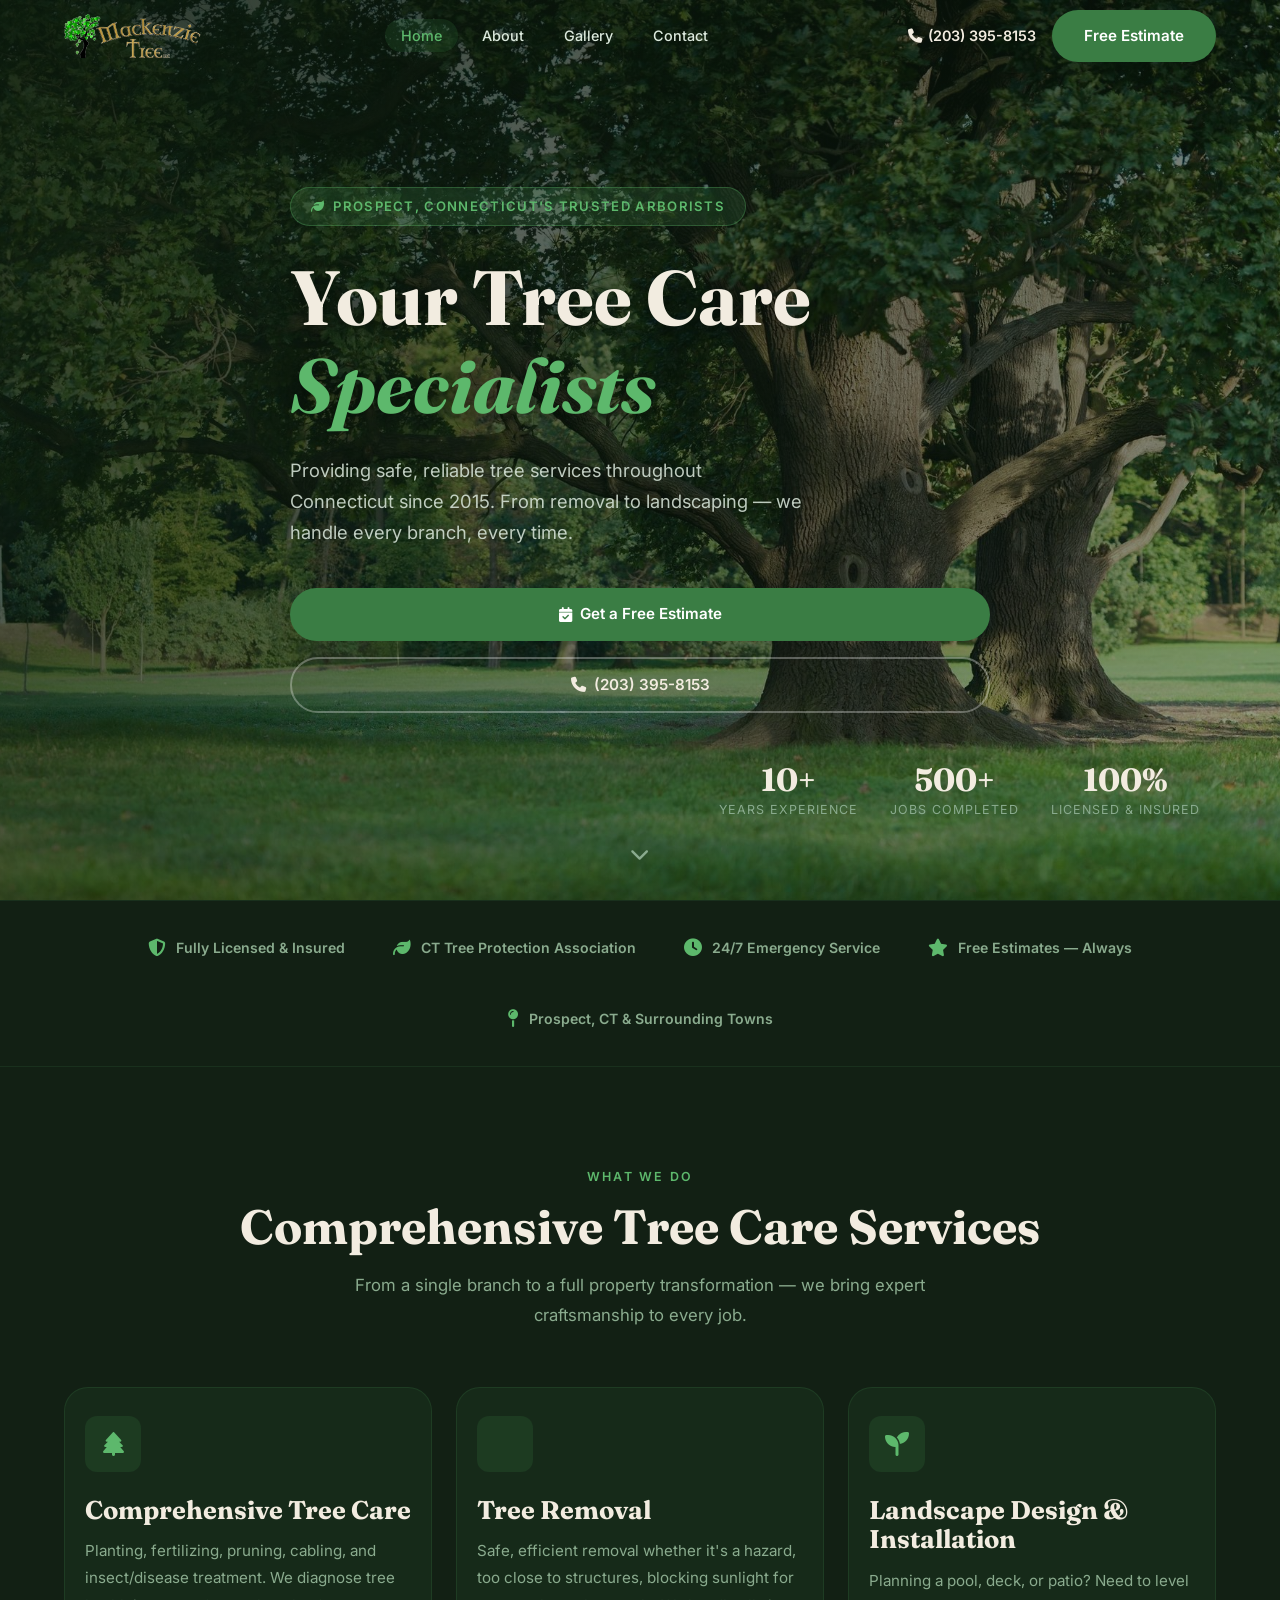
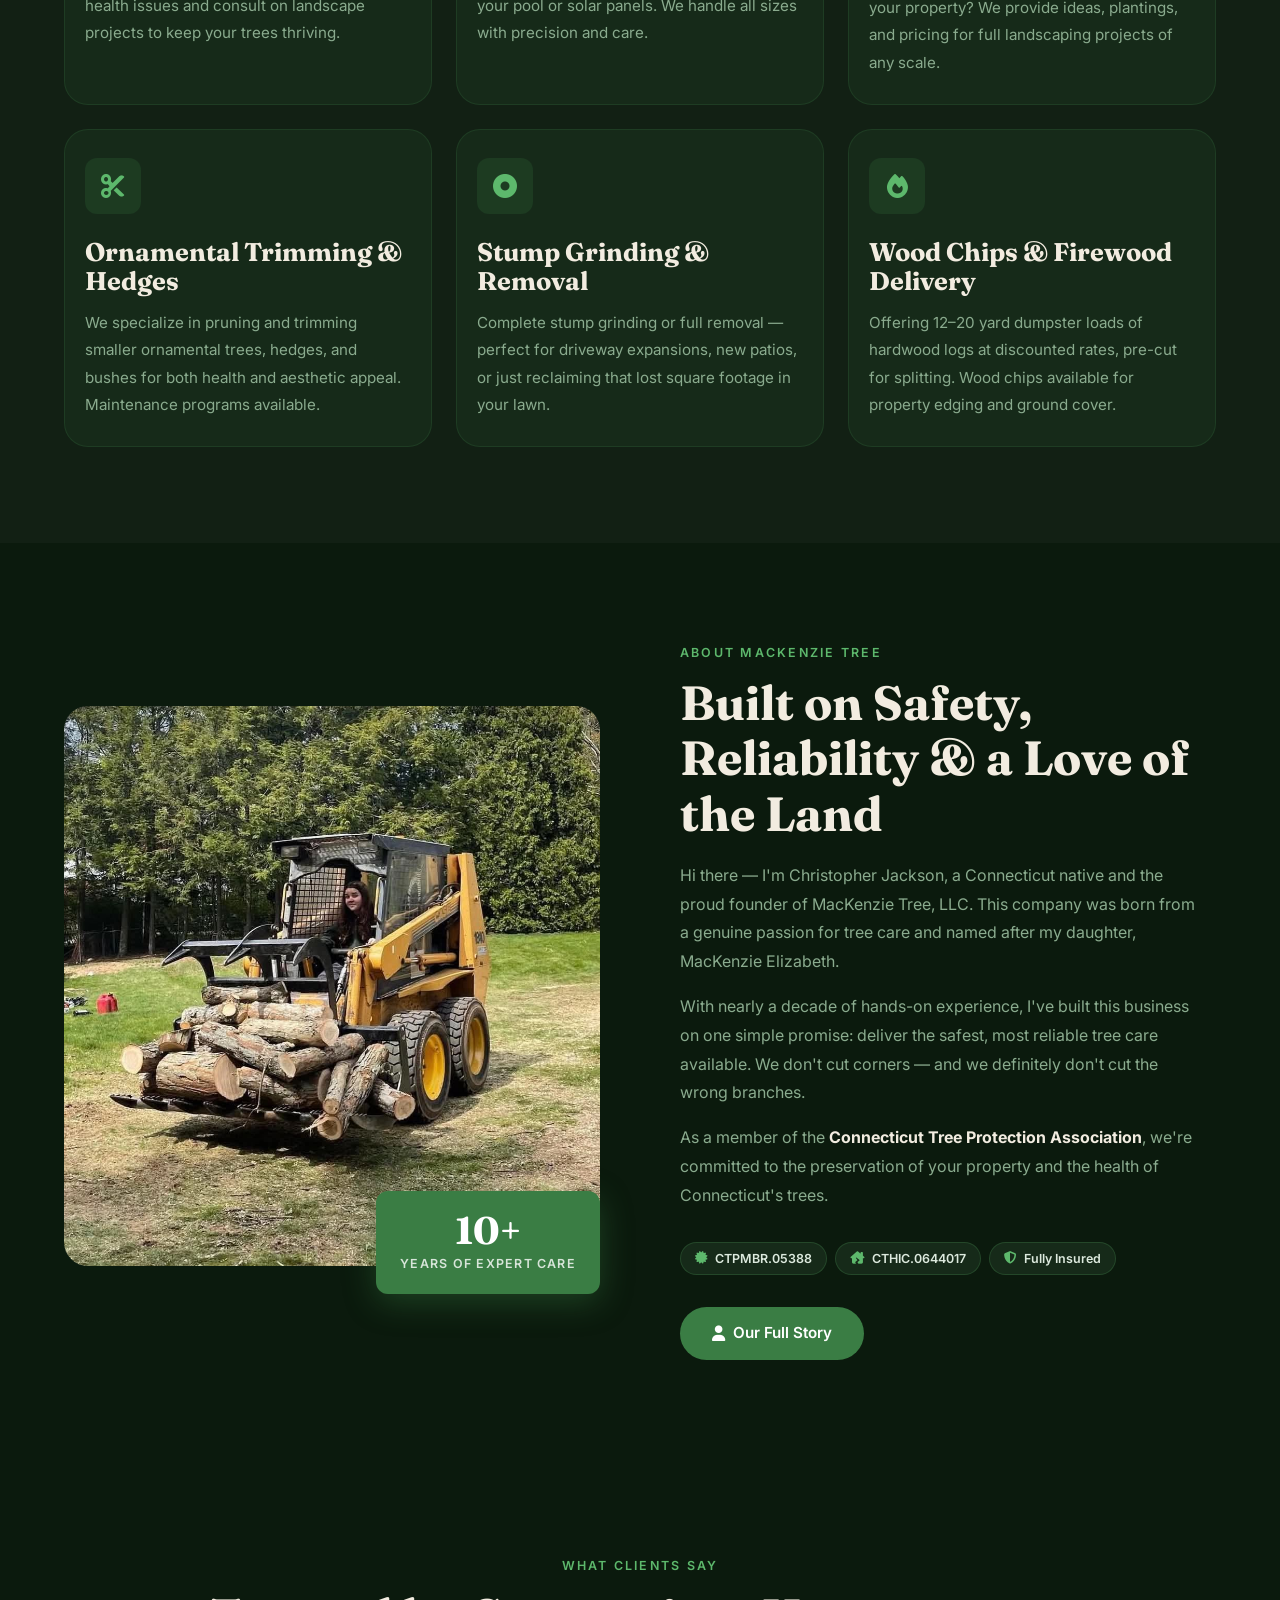
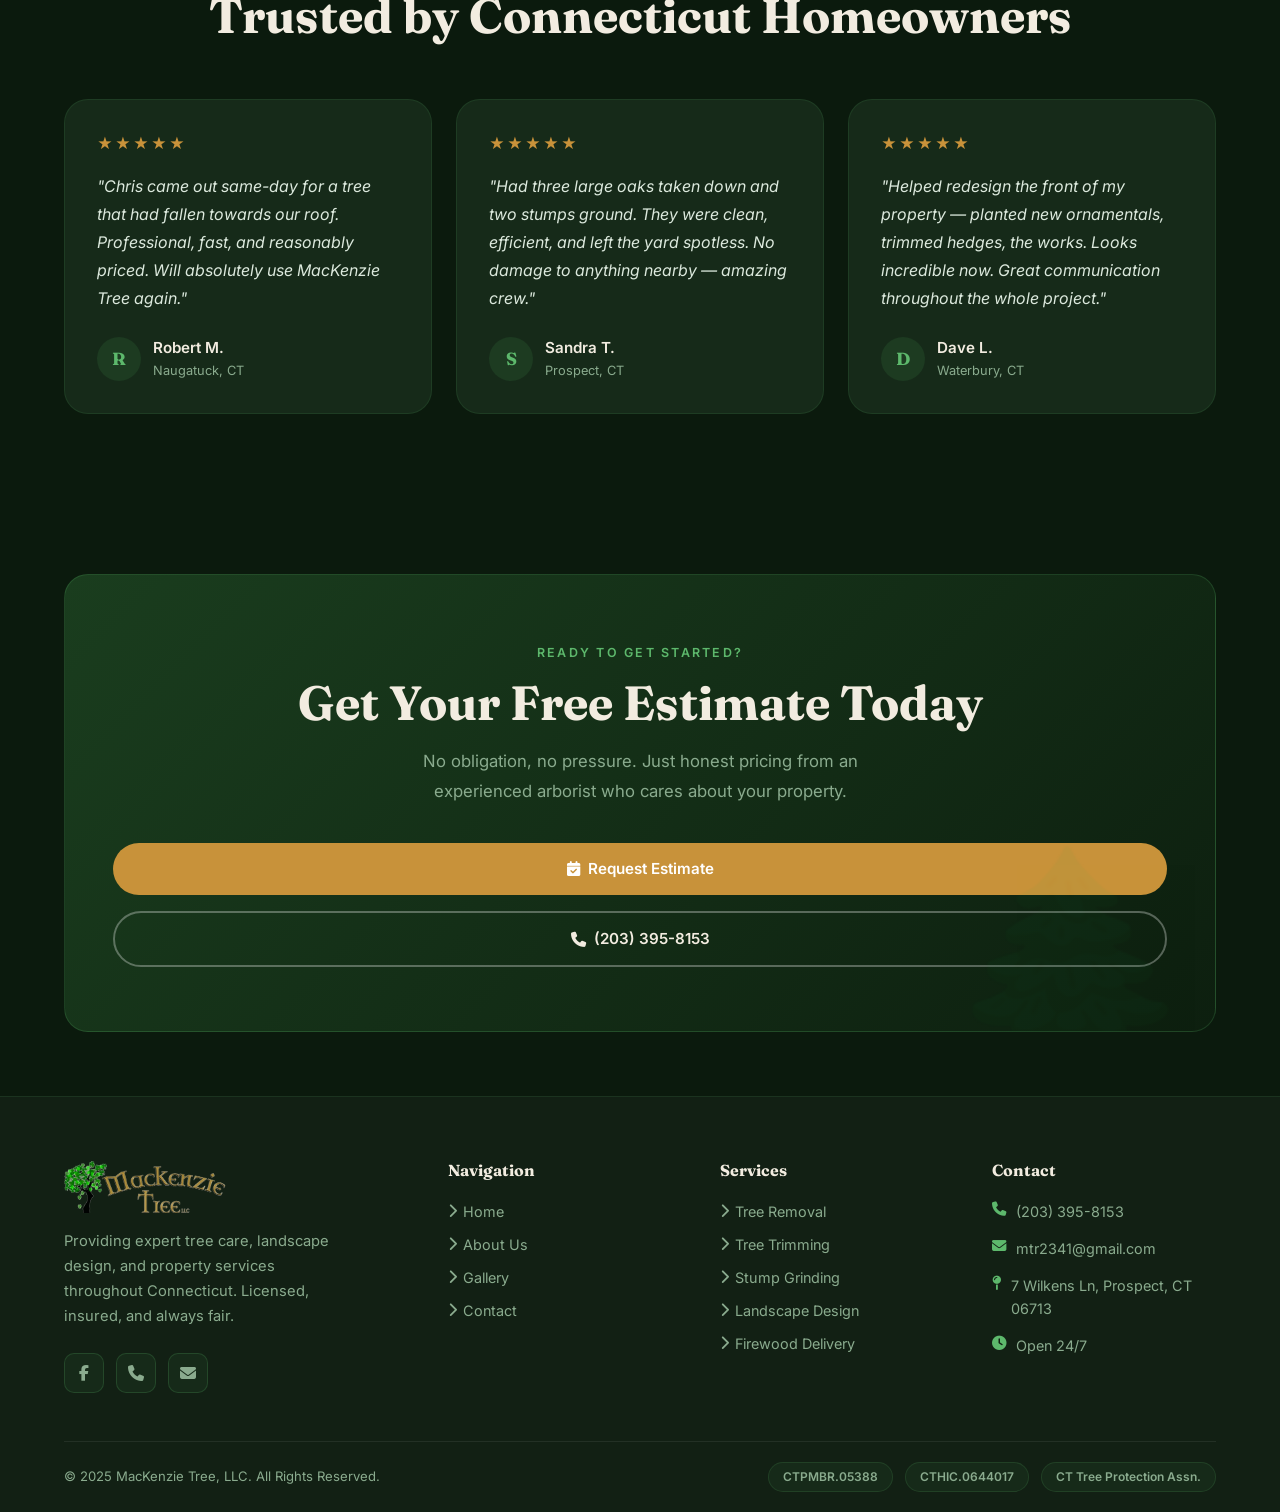
<file: index.html>
<!DOCTYPE html>
<html lang="en">
<head>
  <meta charset="UTF-8" />
  <meta name="viewport" content="width=device-width, initial-scale=1.0" />
  <title>MacKenzie Tree | Professional Tree Care Services in Prospect, CT</title>
  <meta name="description" content="MacKenzie Tree LLC — expert tree removal, pruning, landscape design, and stump grinding in Prospect, CT. Licensed & insured. Call (203) 395-8153 for a free estimate." />
  <link rel="stylesheet" href="css/style.css" />
  <link rel="stylesheet" href="https://cdnjs.cloudflare.com/ajax/libs/font-awesome/6.5.0/css/all.min.css" crossorigin="anonymous" />
  <link rel="preconnect" href="https://fonts.googleapis.com" />
  <link rel="preconnect" href="https://fonts.gstatic.com" crossorigin />
</head>
<body data-page="home">

  <!-- ── Navigation ─────────────────────────────────────── -->
  <nav class="nav" id="nav">
    <div class="nav-inner">
      <a href="index.html" class="nav-logo" aria-label="MacKenzie Tree Home">
        <img src="images/logo-nav.png" alt="MacKenzie Tree LLC" class="nav-logo-img" />
      </a>
      <ul class="nav-links">
        <li><a href="index.html" class="active">Home</a></li>
        <li><a href="about.html">About</a></li>
        <li><a href="gallery.html">Gallery</a></li>
        <li><a href="contact.html">Contact</a></li>
      </ul>
      <div class="nav-cta">
        <a href="tel:+12033958153" class="nav-phone">
          <i class="fa-solid fa-phone"></i> (203) 395-8153
        </a>
        <a href="contact.html" class="btn btn-primary">Free Estimate</a>
      </div>
      <button class="hamburger" aria-label="Toggle menu" id="hamburger">
        <span></span><span></span><span></span>
      </button>
    </div>
  </nav>

  <!-- Mobile Nav -->
  <div class="mobile-nav" id="mobile-nav">
    <a href="index.html" data-nav>Home</a>
    <a href="about.html" data-nav>About</a>
    <a href="gallery.html" data-nav>Gallery</a>
    <a href="contact.html" data-nav>Contact</a>
    <div class="mobile-cta">
      <a href="tel:+12033958153" class="btn btn-outline">
        <i class="fa-solid fa-phone"></i> (203) 395-8153
      </a>
      <a href="contact.html" class="btn btn-primary">Get Free Estimate</a>
    </div>
  </div>

  <!-- Sticky CTA (mobile) -->
  <div class="sticky-cta">
    <div class="sticky-cta-text">
      <strong>(203) 395-8153</strong>
      24/7 Emergency Service
    </div>
    <a href="tel:+12033958153" class="btn btn-primary">Call Now</a>
  </div>

  <!-- ── Hero ───────────────────────────────────────────── -->
  <section class="hero" id="home">
    <div class="hero-bg" style="background-image: url('images/real/hero-oak-tree.jpg');"></div>
    <div class="hero-overlay"></div>
    <div class="container">
      <div class="hero-content">
        <div class="hero-badge">
          <i class="fa-solid fa-leaf"></i>
          Prospect, Connecticut's Trusted Arborists
        </div>
        <h1>Your Tree Care <em>Specialists</em></h1>
        <p class="hero-sub">
          Providing safe, reliable tree services throughout Connecticut since 2015. 
          From removal to landscaping — we handle every branch, every time.
        </p>
        <div class="hero-actions">
          <a href="contact.html" class="btn btn-primary" id="hero-cta">
            <i class="fa-solid fa-calendar-check"></i> Get a Free Estimate
          </a>
          <a href="tel:+12033958153" class="btn btn-outline">
            <i class="fa-solid fa-phone"></i> (203) 395-8153
          </a>
        </div>
      </div>
      <div class="hero-stats">
        <div class="hero-stat">
          <div class="hero-stat-num">10+</div>
          <div class="hero-stat-label">Years Experience</div>
        </div>
        <div class="hero-stat">
          <div class="hero-stat-num">500+</div>
          <div class="hero-stat-label">Jobs Completed</div>
        </div>
        <div class="hero-stat">
          <div class="hero-stat-num">100%</div>
          <div class="hero-stat-label">Licensed & Insured</div>
        </div>
      </div>
    </div>
    <div class="hero-scroll" aria-label="Scroll down">
      <i class="fa-solid fa-chevron-down"></i>
    </div>
  </section>

  <!-- ── Trust Bar ─────────────────────────────────────── -->
  <div class="trust-bar">
    <div class="container">
      <div class="trust-bar-inner">
        <div class="trust-item reveal">
          <i class="fa-solid fa-shield-halved"></i>
          <span>Fully Licensed & Insured</span>
        </div>
        <div class="trust-item reveal reveal-delay-1">
          <i class="fa-solid fa-leaf"></i>
          <span>CT Tree Protection Association</span>
        </div>
        <div class="trust-item reveal reveal-delay-2">
          <i class="fa-solid fa-clock"></i>
          <span>24/7 Emergency Service</span>
        </div>
        <div class="trust-item reveal reveal-delay-3">
          <i class="fa-solid fa-star"></i>
          <span>Free Estimates — Always</span>
        </div>
        <div class="trust-item reveal reveal-delay-4">
          <i class="fa-solid fa-map-pin"></i>
          <span>Prospect, CT & Surrounding Towns</span>
        </div>
      </div>
    </div>
  </div>

  <!-- ── Services ──────────────────────────────────────── -->
  <section class="section services" id="services">
    <div class="container">
      <div class="text-center reveal">
        <span class="section-label">What We Do</span>
        <h2>Comprehensive Tree Care Services</h2>
        <p class="section-desc">
          From a single branch to a full property transformation — we bring expert craftsmanship to every job.
        </p>
      </div>
      <div class="services-grid">

        <div class="service-card reveal reveal-delay-1">
          <div class="service-icon"><i class="fa-solid fa-tree"></i></div>
          <h3>Comprehensive Tree Care</h3>
          <p>Planting, fertilizing, pruning, cabling, and insect/disease treatment. We diagnose tree health issues and consult on landscape projects to keep your trees thriving.</p>
        </div>

        <div class="service-card reveal reveal-delay-2">
          <div class="service-icon"><i class="fa-solid fa-chainsaw"></i></div>
          <h3>Tree Removal</h3>
          <p>Safe, efficient removal whether it's a hazard, too close to structures, blocking sunlight for your pool or solar panels. We handle all sizes with precision and care.</p>
        </div>

        <div class="service-card reveal reveal-delay-3">
          <div class="service-icon"><i class="fa-solid fa-seedling"></i></div>
          <h3>Landscape Design & Installation</h3>
          <p>Planning a pool, deck, or patio? Need to level your property? We provide ideas, plantings, and pricing for full landscaping projects of any scale.</p>
        </div>

        <div class="service-card reveal reveal-delay-1">
          <div class="service-icon"><i class="fa-solid fa-scissors"></i></div>
          <h3>Ornamental Trimming & Hedges</h3>
          <p>We specialize in pruning and trimming smaller ornamental trees, hedges, and bushes for both health and aesthetic appeal. Maintenance programs available.</p>
        </div>

        <div class="service-card reveal reveal-delay-2">
          <div class="service-icon"><i class="fa-solid fa-circle-dot"></i></div>
          <h3>Stump Grinding & Removal</h3>
          <p>Complete stump grinding or full removal — perfect for driveway expansions, new patios, or just reclaiming that lost square footage in your lawn.</p>
        </div>

        <div class="service-card reveal reveal-delay-3">
          <div class="service-icon"><i class="fa-solid fa-fire"></i></div>
          <h3>Wood Chips & Firewood Delivery</h3>
          <p>Offering 12–20 yard dumpster loads of hardwood logs at discounted rates, pre-cut for splitting. Wood chips available for property edging and ground cover.</p>
        </div>

      </div>
    </div>
  </section>

  <!-- ── About Preview ─────────────────────────────────── -->
  <section class="section" id="about-preview" style="background: var(--dark);">
    <div class="container">
      <div class="about-preview">
        <div class="about-img-wrap reveal">
          <img src="images/real/about-skidsteer.jpg" alt="MacKenzie on the CASE skid steer clearing logs — MacKenzie Tree LLC" loading="lazy" />
          <div class="about-img-badge">
            <div class="num">10+</div>
            <div class="label">Years of Expert Care</div>
          </div>
        </div>
        <div class="about-content reveal reveal-delay-2">
          <span class="section-label">About MacKenzie Tree</span>
          <h2>Built on Safety, Reliability & a Love of the Land</h2>
          <p>Hi there — I'm Christopher Jackson, a Connecticut native and the proud founder of MacKenzie Tree, LLC. This company was born from a genuine passion for tree care and named after my daughter, MacKenzie Elizabeth.</p>
          <p>With nearly a decade of hands-on experience, I've built this business on one simple promise: deliver the safest, most reliable tree care available. We don't cut corners — and we definitely don't cut the wrong branches.</p>
          <p>As a member of the <strong style="color: var(--cream);">Connecticut Tree Protection Association</strong>, we're committed to the preservation of your property and the health of Connecticut's trees.</p>
          <div class="credentials">
            <div class="credential-badge">
              <i class="fa-solid fa-certificate"></i>
              CTPMBR.05388
            </div>
            <div class="credential-badge">
              <i class="fa-solid fa-house-chimney-crack"></i>
              CTHIC.0644017
            </div>
            <div class="credential-badge">
              <i class="fa-solid fa-shield-halved"></i>
              Fully Insured
            </div>
          </div>
          <a href="about.html" class="btn btn-primary">
            <i class="fa-solid fa-user"></i> Our Full Story
          </a>
        </div>
      </div>
    </div>
  </section>

  <!-- ── Testimonials ───────────────────────────────────── -->
  <section class="section testimonials" id="testimonials">
    <div class="container">
      <div class="text-center reveal">
        <span class="section-label">What Clients Say</span>
        <h2>Trusted by Connecticut Homeowners</h2>
      </div>
      <div class="testimonials-grid">

        <div class="testimonial-card reveal reveal-delay-1">
          <div class="stars">★★★★★</div>
          <p class="testimonial-text">"Chris came out same-day for a tree that had fallen towards our roof. Professional, fast, and reasonably priced. Will absolutely use MacKenzie Tree again."</p>
          <div class="testimonial-author">
            <div class="author-avatar">R</div>
            <div>
              <div class="author-name">Robert M.</div>
              <div class="author-location">Naugatuck, CT</div>
            </div>
          </div>
        </div>

        <div class="testimonial-card reveal reveal-delay-2">
          <div class="stars">★★★★★</div>
          <p class="testimonial-text">"Had three large oaks taken down and two stumps ground. They were clean, efficient, and left the yard spotless. No damage to anything nearby — amazing crew."</p>
          <div class="testimonial-author">
            <div class="author-avatar">S</div>
            <div>
              <div class="author-name">Sandra T.</div>
              <div class="author-location">Prospect, CT</div>
            </div>
          </div>
        </div>

        <div class="testimonial-card reveal reveal-delay-3">
          <div class="stars">★★★★★</div>
          <p class="testimonial-text">"Helped redesign the front of my property — planted new ornamentals, trimmed hedges, the works. Looks incredible now. Great communication throughout the whole project."</p>
          <div class="testimonial-author">
            <div class="author-avatar">D</div>
            <div>
              <div class="author-name">Dave L.</div>
              <div class="author-location">Waterbury, CT</div>
            </div>
          </div>
        </div>

      </div>
    </div>
  </section>

  <!-- ── CTA Banner ────────────────────────────────────── -->
  <section class="section-sm">
    <div class="container">
      <div class="cta-banner reveal">
        <span class="section-label">Ready to Get Started?</span>
        <h2>Get Your Free Estimate Today</h2>
        <p>No obligation, no pressure. Just honest pricing from an experienced arborist who cares about your property.</p>
        <div class="cta-banner-actions">
          <a href="contact.html" class="btn btn-gold" id="cta-estimate-btn">
            <i class="fa-solid fa-calendar-check"></i> Request Estimate
          </a>
          <a href="tel:+12033958153" class="btn btn-outline">
            <i class="fa-solid fa-phone"></i> (203) 395-8153
          </a>
        </div>
      </div>
    </div>
  </section>

  <!-- ── Footer ────────────────────────────────────────── -->
  <footer>
    <div class="container">
      <div class="footer-grid">
        <div class="footer-brand">
          <div class="footer-logo-wrap">
            <img src="images/logo-nav.png" alt="MacKenzie Tree LLC" class="footer-logo-img" />
          </div>
          <p>Providing expert tree care, landscape design, and property services throughout Connecticut. Licensed, insured, and always fair.</p>
          <div class="footer-socials">
            <a href="https://www.facebook.com/mackenzietree" target="_blank" rel="noopener" class="social-icon" aria-label="Facebook">
              <i class="fa-brands fa-facebook-f"></i>
            </a>
            <a href="tel:+12033958153" class="social-icon" aria-label="Call us">
              <i class="fa-solid fa-phone"></i>
            </a>
            <a href="mailto:mtr2341@gmail.com" class="social-icon" aria-label="Email us">
              <i class="fa-solid fa-envelope"></i>
            </a>
          </div>
        </div>
        <div class="footer-col">
          <h4>Navigation</h4>
          <ul class="footer-links">
            <li><a href="index.html"><i class="fa-solid fa-chevron-right"></i> Home</a></li>
            <li><a href="about.html"><i class="fa-solid fa-chevron-right"></i> About Us</a></li>
            <li><a href="gallery.html"><i class="fa-solid fa-chevron-right"></i> Gallery</a></li>
            <li><a href="contact.html"><i class="fa-solid fa-chevron-right"></i> Contact</a></li>
          </ul>
        </div>
        <div class="footer-col">
          <h4>Services</h4>
          <ul class="footer-links">
            <li><a href="contact.html"><i class="fa-solid fa-chevron-right"></i> Tree Removal</a></li>
            <li><a href="contact.html"><i class="fa-solid fa-chevron-right"></i> Tree Trimming</a></li>
            <li><a href="contact.html"><i class="fa-solid fa-chevron-right"></i> Stump Grinding</a></li>
            <li><a href="contact.html"><i class="fa-solid fa-chevron-right"></i> Landscape Design</a></li>
            <li><a href="contact.html"><i class="fa-solid fa-chevron-right"></i> Firewood Delivery</a></li>
          </ul>
        </div>
        <div class="footer-col">
          <h4>Contact</h4>
          <div class="footer-contact-item">
            <i class="fa-solid fa-phone"></i>
            <a href="tel:+12033958153">(203) 395-8153</a>
          </div>
          <div class="footer-contact-item">
            <i class="fa-solid fa-envelope"></i>
            <a href="mailto:mtr2341@gmail.com">mtr2341@gmail.com</a>
          </div>
          <div class="footer-contact-item">
            <i class="fa-solid fa-map-pin"></i>
            <span>7 Wilkens Ln, Prospect, CT 06713</span>
          </div>
          <div class="footer-contact-item">
            <i class="fa-solid fa-clock"></i>
            <span>Open 24/7</span>
          </div>
        </div>
      </div>
      <div class="footer-bottom">
        <span>© 2025 MacKenzie Tree, LLC. All Rights Reserved.</span>
        <div class="footer-licenses">
          <span class="license-chip">CTPMBR.05388</span>
          <span class="license-chip">CTHIC.0644017</span>
          <span class="license-chip">CT Tree Protection Assn.</span>
        </div>
      </div>
    </div>
  </footer>

  <script src="js/main.js"></script>
</body>
</html>
</file>
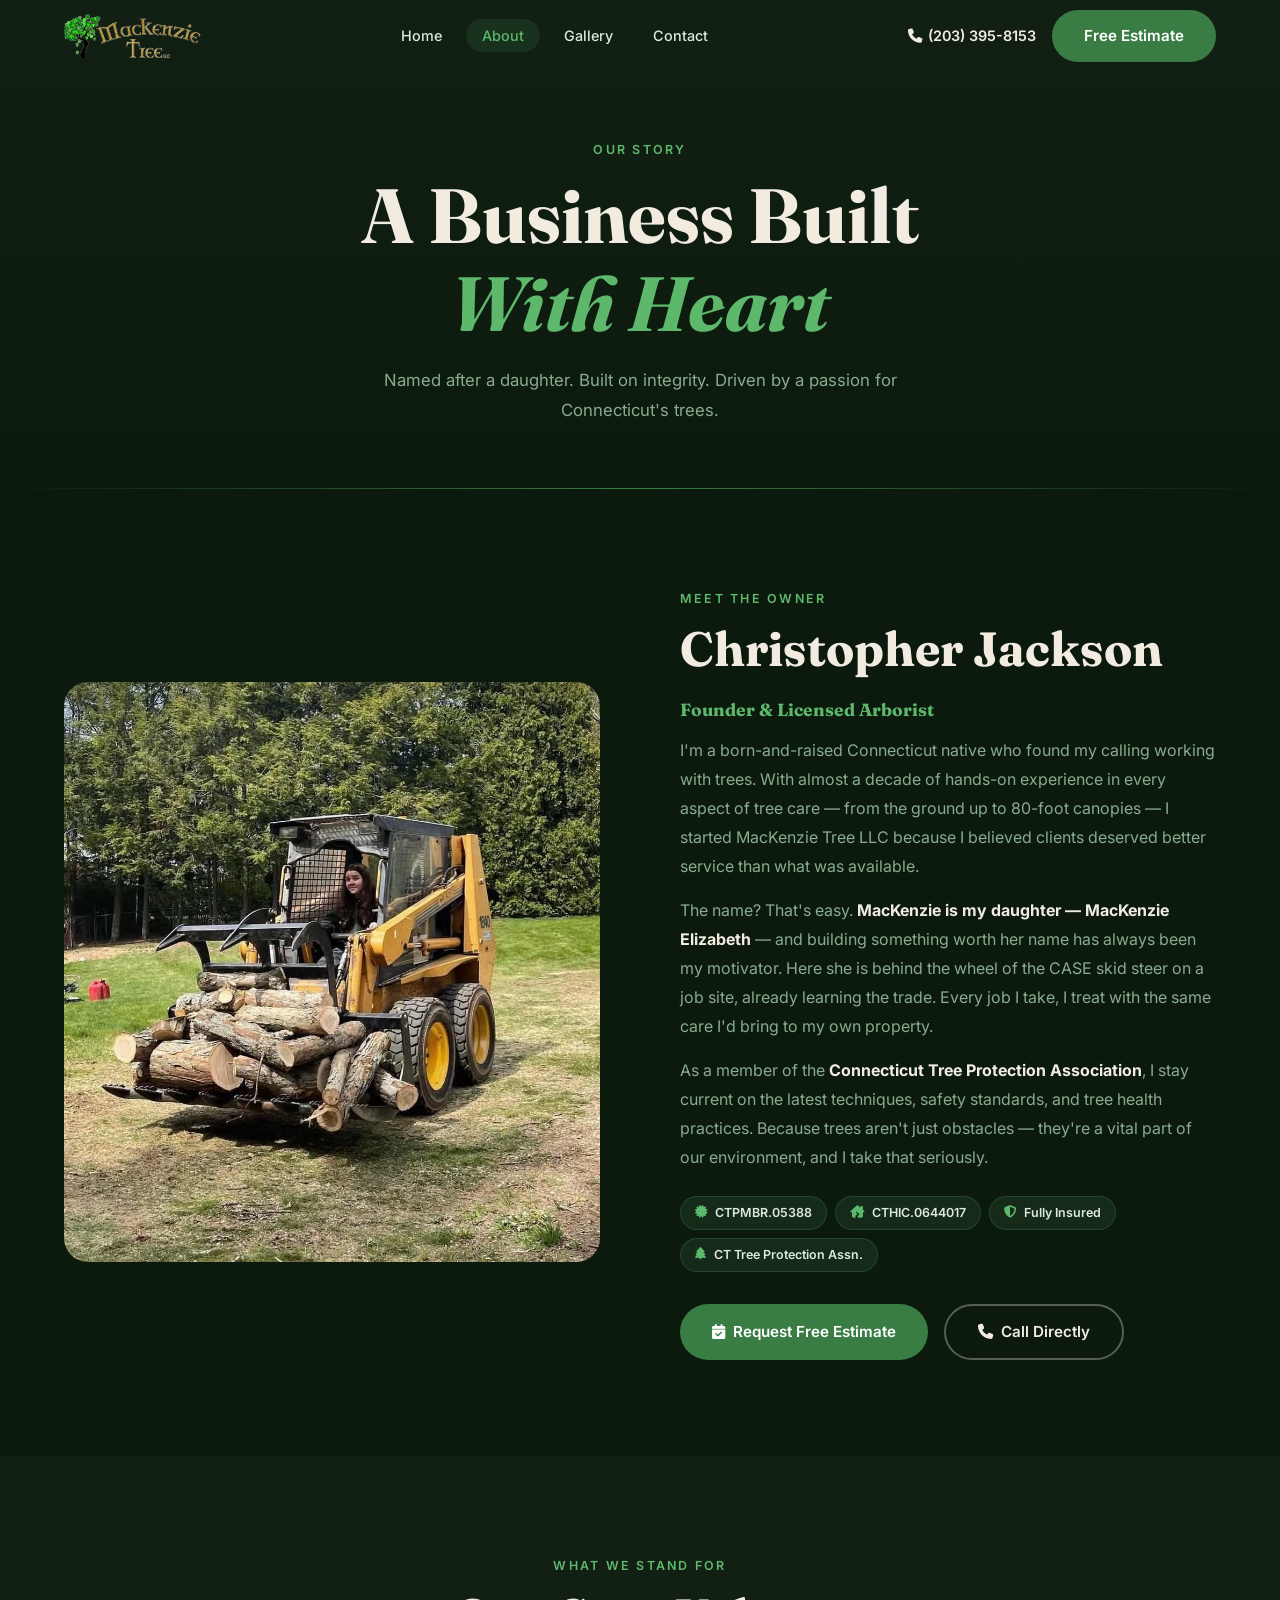
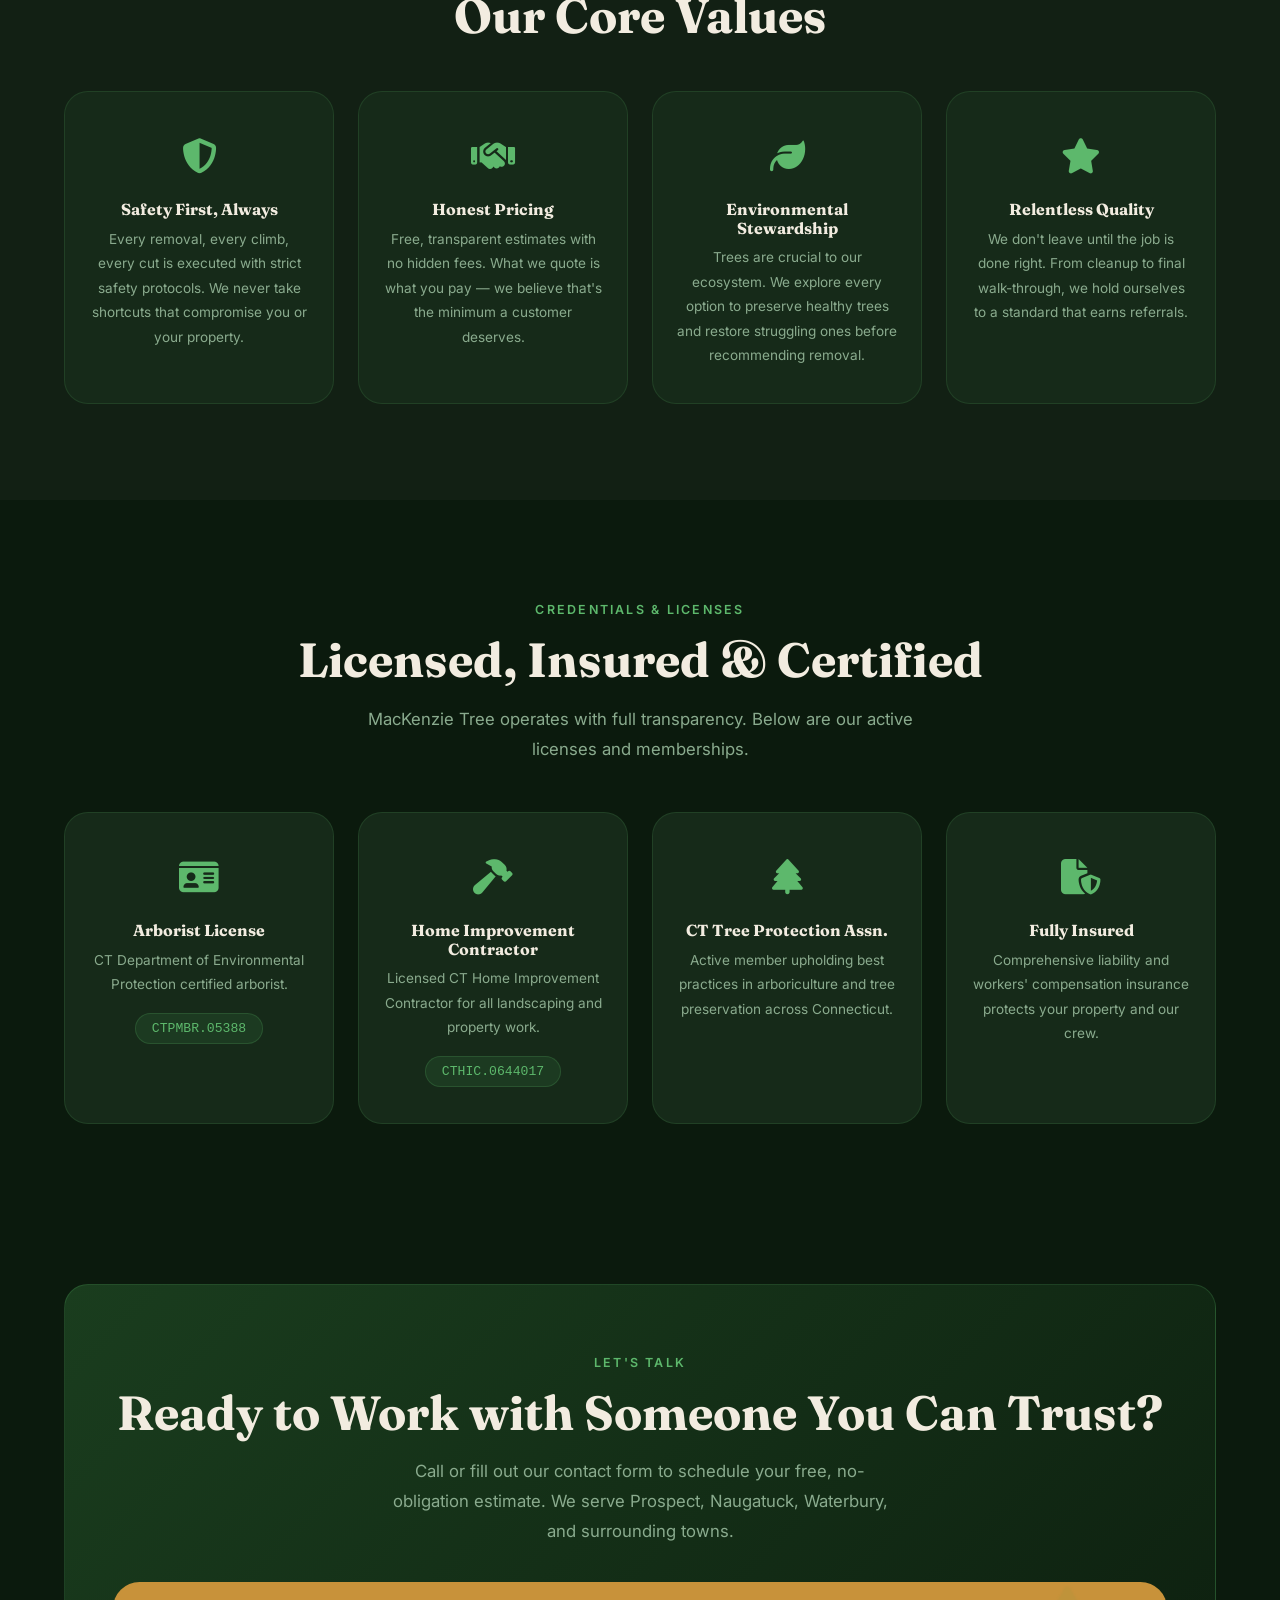
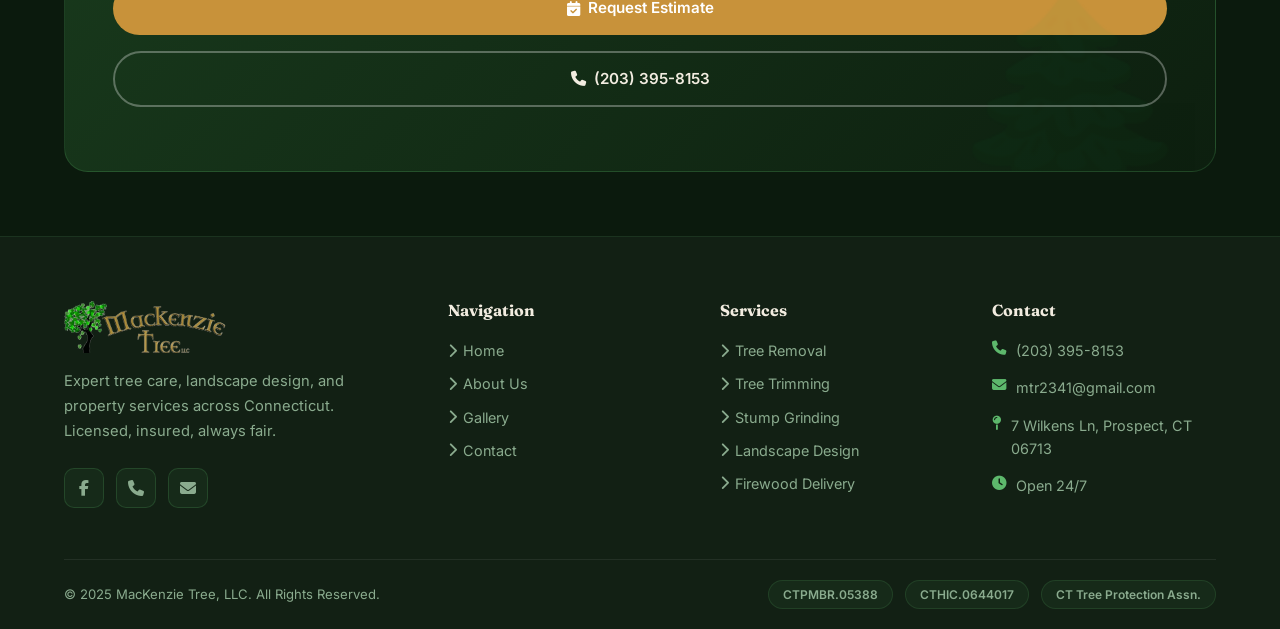
<file: about.html>
<!DOCTYPE html>
<html lang="en">

<head>
    <meta charset="UTF-8" />
    <meta name="viewport" content="width=device-width, initial-scale=1.0" />
    <title>About MacKenzie Tree | Expert Arborists in Prospect, CT</title>
    <meta name="description"
        content="Meet Christopher Jackson, founder of MacKenzie Tree LLC. A Connecticut native with 10+ years of expert tree care experience. Licensed arborist CTPMBR.05388." />
    <link rel="stylesheet" href="css/style.css" />
    <link rel="stylesheet" href="https://cdnjs.cloudflare.com/ajax/libs/font-awesome/6.5.0/css/all.min.css"
        crossorigin="anonymous" />
    <link rel="preconnect" href="https://fonts.googleapis.com" />
    <link rel="preconnect" href="https://fonts.gstatic.com" crossorigin />
</head>

<body data-page="about">

    <!-- ── Navigation ─────────────────────────────────────── -->
    <nav class="nav scrolled" id="nav">
        <div class="nav-inner">
            <a href="index.html" class="nav-logo" aria-label="MacKenzie Tree Home">
                <img src="images/logo-nav.png" alt="MacKenzie Tree LLC" class="nav-logo-img" />
            </a>
            <ul class="nav-links">
                <li><a href="index.html">Home</a></li>
                <li><a href="about.html" class="active">About</a></li>
                <li><a href="gallery.html">Gallery</a></li>
                <li><a href="contact.html">Contact</a></li>
            </ul>
            <div class="nav-cta">
                <a href="tel:+12033958153" class="nav-phone">
                    <i class="fa-solid fa-phone"></i> (203) 395-8153
                </a>
                <a href="contact.html" class="btn btn-primary">Free Estimate</a>
            </div>
            <button class="hamburger" aria-label="Toggle menu" id="hamburger">
                <span></span><span></span><span></span>
            </button>
        </div>
    </nav>

    <!-- Mobile Nav -->
    <div class="mobile-nav" id="mobile-nav">
        <a href="index.html" data-nav>Home</a>
        <a href="about.html" data-nav>About</a>
        <a href="gallery.html" data-nav>Gallery</a>
        <a href="contact.html" data-nav>Contact</a>
        <div class="mobile-cta">
            <a href="tel:+12033958153" class="btn btn-outline">
                <i class="fa-solid fa-phone"></i> (203) 395-8153
            </a>
            <a href="contact.html" class="btn btn-primary">Get Free Estimate</a>
        </div>
    </div>

    <!-- Sticky CTA (mobile) -->
    <div class="sticky-cta">
        <div class="sticky-cta-text">
            <strong>(203) 395-8153</strong>
            24/7 Emergency Service
        </div>
        <a href="tel:+12033958153" class="btn btn-primary">Call Now</a>
    </div>

    <!-- ── Page Hero ──────────────────────────────────────── -->
    <section class="page-hero">
        <div class="container">
            <span class="section-label">Our Story</span>
            <h1>A Business Built<br /><em style="color: var(--green-light);">With Heart</em></h1>
            <p class="section-desc" style="margin: 16px auto 0;">Named after a daughter. Built on integrity. Driven by a
                passion for Connecticut's trees.</p>
        </div>
    </section>

    <!-- ── Owner Story ────────────────────────────────────── -->
    <section class="section about-full-section">
        <div class="container">
            <div class="about-story">
                <img src="images/real/about-skidsteer.jpg" alt="MacKenzie Elizabeth on the CASE skid steer — the namesake of MacKenzie Tree LLC" loading="lazy"
                    class="reveal" />
                <div class="about-story-text reveal reveal-delay-2">
                    <span class="section-label">Meet the Owner</span>
                    <h2>Christopher Jackson</h2>
                    <h4>Founder &amp; Licensed Arborist</h4>
                    <p style="margin-top:16px;">I'm a born-and-raised Connecticut native who found my calling working
                        with trees. With almost a decade of hands-on experience in every aspect of tree care — from the
                        ground up to 80-foot canopies — I started MacKenzie Tree LLC because I believed clients deserved
                        better service than what was available.</p>
                    <p>The name? That's easy. <strong style="color: var(--cream);">MacKenzie is my daughter — MacKenzie Elizabeth</strong> — and building something
                        worth her name has always been my motivator. Here she is behind the wheel of the CASE skid steer on a job site, already learning the trade. Every job I take, I treat with the same care I'd bring to my own property.</p>
                    <p>As a member of the <strong style="color: var(--cream);">Connecticut Tree Protection
                            Association</strong>, I stay current on the latest techniques, safety standards, and tree
                        health practices. Because trees aren't just obstacles — they're a vital part of our environment,
                        and I take that seriously.</p>
                    <div class="credentials" style="margin-top: 24px;">
                        <div class="credential-badge">
                            <i class="fa-solid fa-certificate"></i>
                            CTPMBR.05388
                        </div>
                        <div class="credential-badge">
                            <i class="fa-solid fa-house-chimney-crack"></i>
                            CTHIC.0644017
                        </div>
                        <div class="credential-badge">
                            <i class="fa-solid fa-shield-halved"></i>
                            Fully Insured
                        </div>
                        <div class="credential-badge">
                            <i class="fa-solid fa-tree"></i>
                            CT Tree Protection Assn.
                        </div>
                    </div>
                    <div style="margin-top: 32px; display: flex; gap: 16px; flex-wrap: wrap;">
                        <a href="contact.html" class="btn btn-primary">
                            <i class="fa-solid fa-calendar-check"></i> Request Free Estimate
                        </a>
                        <a href="tel:+12033958153" class="btn btn-outline">
                            <i class="fa-solid fa-phone"></i> Call Directly
                        </a>
                    </div>
                </div>
            </div>
        </div>
    </section>

    <!-- ── Our Values ─────────────────────────────────────── -->
    <section class="section certs-section">
        <div class="container">
            <div class="text-center reveal">
                <span class="section-label">What We Stand For</span>
                <h2>Our Core Values</h2>
            </div>
            <div class="certs-grid">
                <div class="cert-card reveal reveal-delay-1">
                    <div class="cert-icon"><i class="fa-solid fa-shield-halved"></i></div>
                    <h3>Safety First, Always</h3>
                    <p>Every removal, every climb, every cut is executed with strict safety protocols. We never take
                        shortcuts that compromise you or your property.</p>
                </div>
                <div class="cert-card reveal reveal-delay-2">
                    <div class="cert-icon"><i class="fa-solid fa-handshake"></i></div>
                    <h3>Honest Pricing</h3>
                    <p>Free, transparent estimates with no hidden fees. What we quote is what you pay — we believe
                        that's the minimum a customer deserves.</p>
                </div>
                <div class="cert-card reveal reveal-delay-3">
                    <div class="cert-icon"><i class="fa-solid fa-leaf"></i></div>
                    <h3>Environmental Stewardship</h3>
                    <p>Trees are crucial to our ecosystem. We explore every option to preserve healthy trees and restore
                        struggling ones before recommending removal.</p>
                </div>
                <div class="cert-card reveal reveal-delay-4">
                    <div class="cert-icon"><i class="fa-solid fa-star"></i></div>
                    <h3>Relentless Quality</h3>
                    <p>We don't leave until the job is done right. From cleanup to final walk-through, we hold ourselves
                        to a standard that earns referrals.</p>
                </div>
            </div>
        </div>
    </section>

    <!-- ── Credentials ────────────────────────────────────── -->
    <section class="section" style="background: var(--dark);">
        <div class="container">
            <div class="text-center reveal">
                <span class="section-label">Credentials &amp; Licenses</span>
                <h2>Licensed, Insured &amp; Certified</h2>
                <p class="section-desc">MacKenzie Tree operates with full transparency. Below are our active licenses
                    and memberships.</p>
            </div>
            <div class="certs-grid" style="margin-top: 48px;">
                <div class="cert-card reveal reveal-delay-1">
                    <div class="cert-icon"><i class="fa-solid fa-id-card"></i></div>
                    <h3>Arborist License</h3>
                    <p>CT Department of Environmental Protection certified arborist.</p>
                    <span class="cert-code">CTPMBR.05388</span>
                </div>
                <div class="cert-card reveal reveal-delay-2">
                    <div class="cert-icon"><i class="fa-solid fa-hammer"></i></div>
                    <h3>Home Improvement Contractor</h3>
                    <p>Licensed CT Home Improvement Contractor for all landscaping and property work.</p>
                    <span class="cert-code">CTHIC.0644017</span>
                </div>
                <div class="cert-card reveal reveal-delay-3">
                    <div class="cert-icon"><i class="fa-solid fa-tree"></i></div>
                    <h3>CT Tree Protection Assn.</h3>
                    <p>Active member upholding best practices in arboriculture and tree preservation across Connecticut.
                    </p>
                </div>
                <div class="cert-card reveal reveal-delay-4">
                    <div class="cert-icon"><i class="fa-solid fa-file-shield"></i></div>
                    <h3>Fully Insured</h3>
                    <p>Comprehensive liability and workers' compensation insurance protects your property and our crew.
                    </p>
                </div>
            </div>
        </div>
    </section>

    <!-- ── CTA Banner ────────────────────────────────────── -->
    <section class="section-sm">
        <div class="container">
            <div class="cta-banner reveal">
                <span class="section-label">Let's Talk</span>
                <h2>Ready to Work with Someone You Can Trust?</h2>
                <p>Call or fill out our contact form to schedule your free, no-obligation estimate. We serve Prospect,
                    Naugatuck, Waterbury, and surrounding towns.</p>
                <div class="cta-banner-actions">
                    <a href="contact.html" class="btn btn-gold" id="about-cta-btn">
                        <i class="fa-solid fa-calendar-check"></i> Request Estimate
                    </a>
                    <a href="tel:+12033958153" class="btn btn-outline">
                        <i class="fa-solid fa-phone"></i> (203) 395-8153
                    </a>
                </div>
            </div>
        </div>
    </section>

    <!-- ── Footer ────────────────────────────────────────── -->
    <footer>
        <div class="container">
            <div class="footer-grid">
                <div class="footer-brand">
                    <div class="footer-logo-wrap">
                        <img src="images/logo-nav.png" alt="MacKenzie Tree LLC" class="footer-logo-img" />
                    </div>
                    <p>Expert tree care, landscape design, and property services across Connecticut. Licensed, insured,
                        always fair.</p>
                    <div class="footer-socials">
                        <a href="https://www.facebook.com/mackenzietree" target="_blank" rel="noopener"
                            class="social-icon" aria-label="Facebook">
                            <i class="fa-brands fa-facebook-f"></i>
                        </a>
                        <a href="tel:+12033958153" class="social-icon" aria-label="Phone">
                            <i class="fa-solid fa-phone"></i>
                        </a>
                        <a href="mailto:mtr2341@gmail.com" class="social-icon" aria-label="Email">
                            <i class="fa-solid fa-envelope"></i>
                        </a>
                    </div>
                </div>
                <div class="footer-col">
                    <h4>Navigation</h4>
                    <ul class="footer-links">
                        <li><a href="index.html"><i class="fa-solid fa-chevron-right"></i> Home</a></li>
                        <li><a href="about.html"><i class="fa-solid fa-chevron-right"></i> About Us</a></li>
                        <li><a href="gallery.html"><i class="fa-solid fa-chevron-right"></i> Gallery</a></li>
                        <li><a href="contact.html"><i class="fa-solid fa-chevron-right"></i> Contact</a></li>
                    </ul>
                </div>
                <div class="footer-col">
                    <h4>Services</h4>
                    <ul class="footer-links">
                        <li><a href="contact.html"><i class="fa-solid fa-chevron-right"></i> Tree Removal</a></li>
                        <li><a href="contact.html"><i class="fa-solid fa-chevron-right"></i> Tree Trimming</a></li>
                        <li><a href="contact.html"><i class="fa-solid fa-chevron-right"></i> Stump Grinding</a></li>
                        <li><a href="contact.html"><i class="fa-solid fa-chevron-right"></i> Landscape Design</a></li>
                        <li><a href="contact.html"><i class="fa-solid fa-chevron-right"></i> Firewood Delivery</a></li>
                    </ul>
                </div>
                <div class="footer-col">
                    <h4>Contact</h4>
                    <div class="footer-contact-item">
                        <i class="fa-solid fa-phone"></i>
                        <a href="tel:+12033958153">(203) 395-8153</a>
                    </div>
                    <div class="footer-contact-item">
                        <i class="fa-solid fa-envelope"></i>
                        <a href="mailto:mtr2341@gmail.com">mtr2341@gmail.com</a>
                    </div>
                    <div class="footer-contact-item">
                        <i class="fa-solid fa-map-pin"></i>
                        <span>7 Wilkens Ln, Prospect, CT 06713</span>
                    </div>
                    <div class="footer-contact-item">
                        <i class="fa-solid fa-clock"></i>
                        <span>Open 24/7</span>
                    </div>
                </div>
            </div>
            <div class="footer-bottom">
                <span>© 2025 MacKenzie Tree, LLC. All Rights Reserved.</span>
                <div class="footer-licenses">
                    <span class="license-chip">CTPMBR.05388</span>
                    <span class="license-chip">CTHIC.0644017</span>
                    <span class="license-chip">CT Tree Protection Assn.</span>
                </div>
            </div>
        </div>
    </footer>

    <script src="js/main.js"></script>
</body>

</html>
</file>
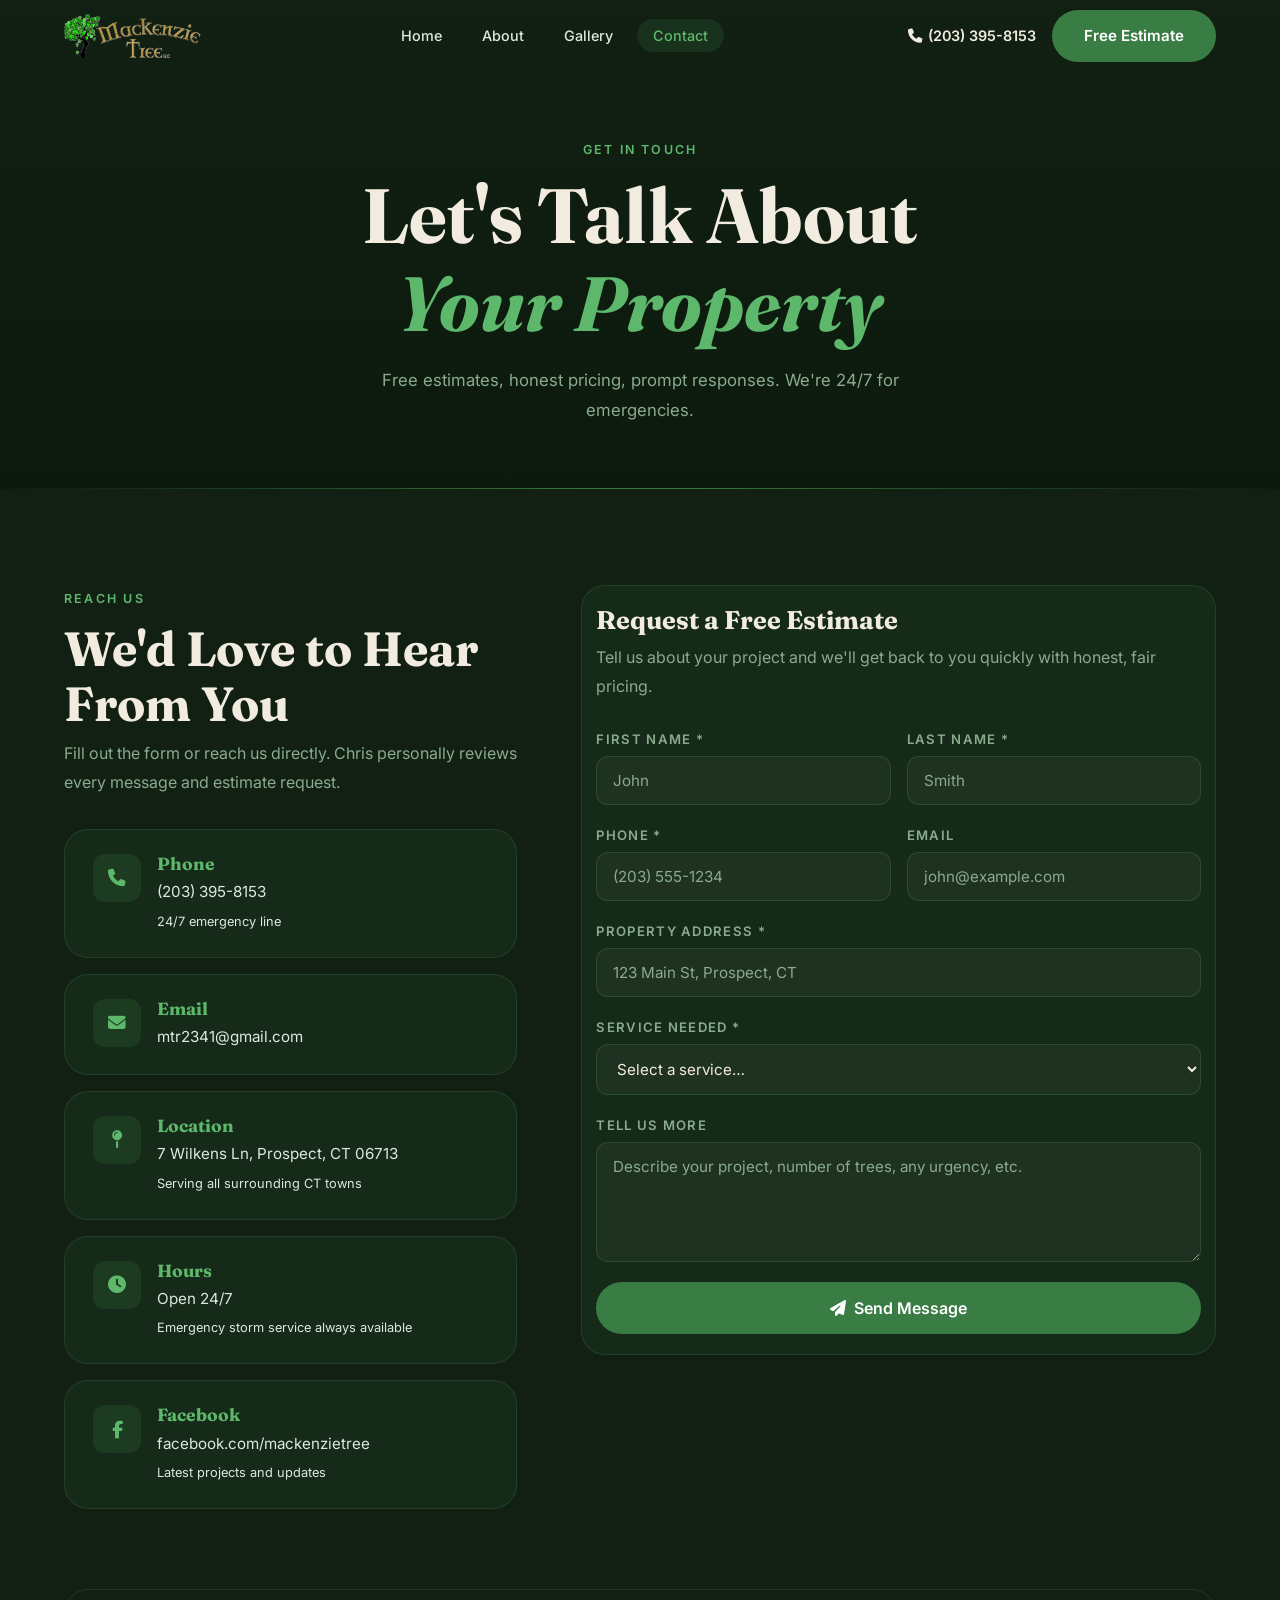
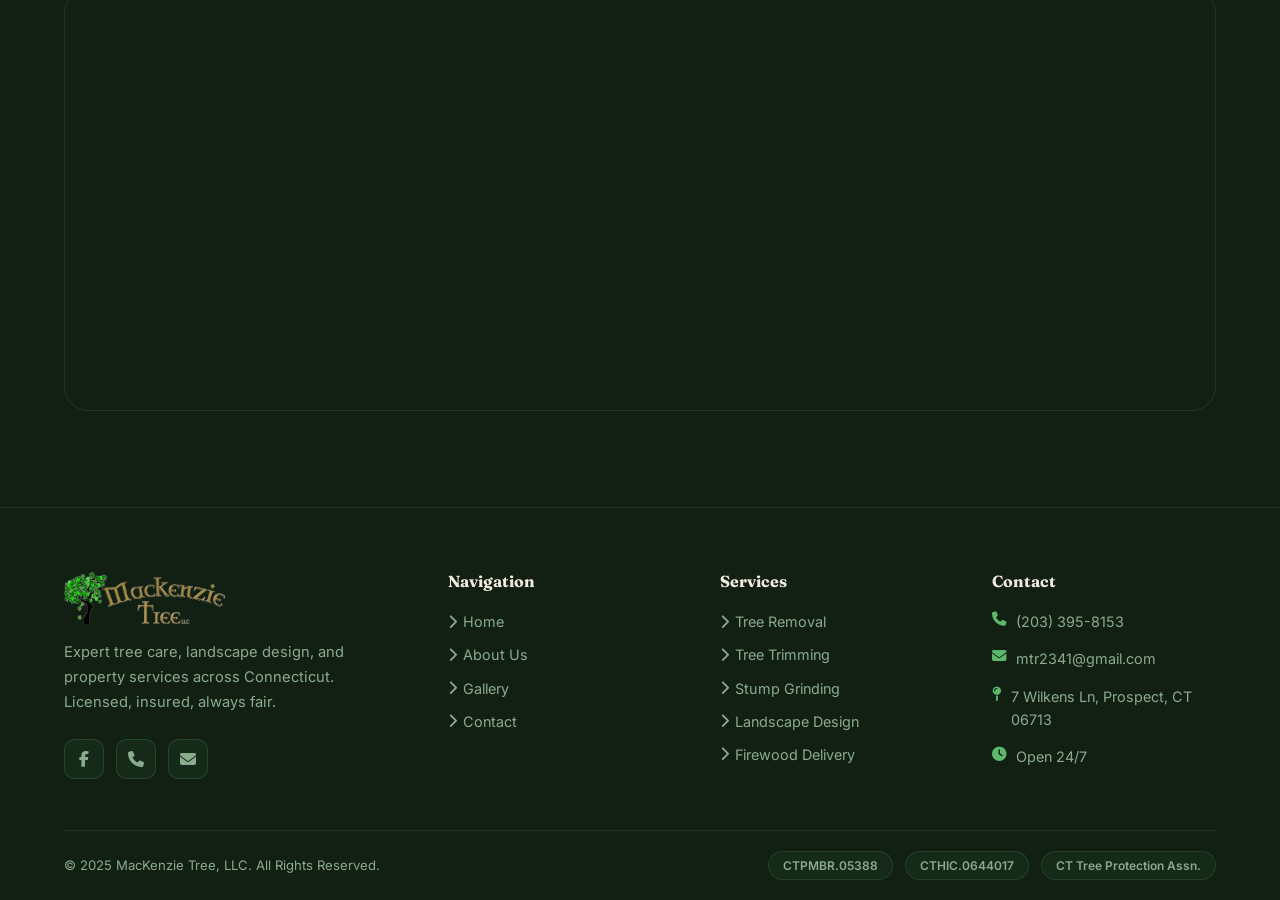
<file: contact.html>
<!DOCTYPE html>
<html lang="en">

<head>
    <meta charset="UTF-8" />
    <meta name="viewport" content="width=device-width, initial-scale=1.0" />
    <title>Contact MacKenzie Tree | Professional Tree Care Services in CT</title>
    <meta name="description"
        content="Contact MacKenzie Tree LLC for a free estimate. Call (203) 395-8153 or email mtr2341@gmail.com. Serving Prospect, Naugatuck, Waterbury and surrounding Connecticut towns." />
    <link rel="stylesheet" href="css/style.css" />
    <link rel="stylesheet" href="https://cdnjs.cloudflare.com/ajax/libs/font-awesome/6.5.0/css/all.min.css"
        crossorigin="anonymous" />
    <link rel="preconnect" href="https://fonts.googleapis.com" />
    <link rel="preconnect" href="https://fonts.gstatic.com" crossorigin />
</head>

<body data-page="contact">

    <!-- ── Navigation ─────────────────────────────────────── -->
    <nav class="nav scrolled" id="nav">
        <div class="nav-inner">
            <a href="index.html" class="nav-logo" aria-label="MacKenzie Tree Home">
                <img src="images/logo-nav.png" alt="MacKenzie Tree LLC" class="nav-logo-img" />
            </a>
            <ul class="nav-links">
                <li><a href="index.html">Home</a></li>
                <li><a href="about.html">About</a></li>
                <li><a href="gallery.html">Gallery</a></li>
                <li><a href="contact.html" class="active">Contact</a></li>
            </ul>
            <div class="nav-cta">
                <a href="tel:+12033958153" class="nav-phone">
                    <i class="fa-solid fa-phone"></i> (203) 395-8153
                </a>
                <a href="#contact-form" class="btn btn-primary">Free Estimate</a>
            </div>
            <button class="hamburger" aria-label="Toggle menu" id="hamburger">
                <span></span><span></span><span></span>
            </button>
        </div>
    </nav>

    <!-- Mobile Nav -->
    <div class="mobile-nav" id="mobile-nav">
        <a href="index.html" data-nav>Home</a>
        <a href="about.html" data-nav>About</a>
        <a href="gallery.html" data-nav>Gallery</a>
        <a href="contact.html" data-nav>Contact</a>
        <div class="mobile-cta">
            <a href="tel:+12033958153" class="btn btn-outline">
                <i class="fa-solid fa-phone"></i> (203) 395-8153
            </a>
            <a href="#contact-form" class="btn btn-primary">Get Free Estimate</a>
        </div>
    </div>

    <!-- Sticky CTA (mobile) -->
    <div class="sticky-cta">
        <div class="sticky-cta-text">
            <strong>(203) 395-8153</strong>
            24/7 Emergency Service
        </div>
        <a href="tel:+12033958153" class="btn btn-primary">Call Now</a>
    </div>

    <!-- ── Page Hero ──────────────────────────────────────── -->
    <section class="page-hero">
        <div class="container">
            <span class="section-label">Get In Touch</span>
            <h1>Let's Talk About<br /><em style="color: var(--green-light);">Your Property</em></h1>
            <p class="section-desc" style="margin: 16px auto 0;">Free estimates, honest pricing, prompt responses. We're
                24/7 for emergencies.</p>
        </div>
    </section>

    <!-- ── Contact Section ────────────────────────────────── -->
    <section class="section" style="background: var(--dark-2);">
        <div class="container">
            <div class="contact-layout">

                <!-- Left: Contact Info -->
                <div>
                    <div class="reveal">
                        <span class="section-label">Reach Us</span>
                        <h2 style="margin-bottom: 8px;">We'd Love to Hear From You</h2>
                        <p style="margin-bottom: 32px;">Fill out the form or reach us directly. Chris personally reviews
                            every message and estimate request.</p>
                    </div>

                    <div class="contact-info-cards">

                        <a href="tel:+12033958153" class="contact-card reveal reveal-delay-1" id="phone-card">
                            <div class="contact-card-icon"><i class="fa-solid fa-phone"></i></div>
                            <div class="contact-card-text">
                                <h4>Phone</h4>
                                <p>(203) 395-8153</p>
                                <p style="font-size: 0.8rem; margin-top: 4px;">24/7 emergency line</p>
                            </div>
                        </a>

                        <a href="mailto:mtr2341@gmail.com" class="contact-card reveal reveal-delay-2" id="email-card">
                            <div class="contact-card-icon"><i class="fa-solid fa-envelope"></i></div>
                            <div class="contact-card-text">
                                <h4>Email</h4>
                                <p>mtr2341@gmail.com</p>
                            </div>
                        </a>

                        <div class="contact-card reveal reveal-delay-3" id="address-card">
                            <div class="contact-card-icon"><i class="fa-solid fa-map-pin"></i></div>
                            <div class="contact-card-text">
                                <h4>Location</h4>
                                <p>7 Wilkens Ln, Prospect, CT 06713</p>
                                <p style="font-size: 0.8rem; margin-top: 4px;">Serving all surrounding CT towns</p>
                            </div>
                        </div>

                        <div class="contact-card reveal reveal-delay-4" id="hours-card">
                            <div class="contact-card-icon"><i class="fa-solid fa-clock"></i></div>
                            <div class="contact-card-text">
                                <h4>Hours</h4>
                                <p>Open 24/7</p>
                                <p style="font-size: 0.8rem; margin-top: 4px;">Emergency storm service always available
                                </p>
                            </div>
                        </div>

                        <a href="https://www.facebook.com/mackenzietree" target="_blank" rel="noopener"
                            class="contact-card reveal reveal-delay-5" id="facebook-card">
                            <div class="contact-card-icon"><i class="fa-brands fa-facebook-f"></i></div>
                            <div class="contact-card-text">
                                <h4>Facebook</h4>
                                <p>facebook.com/mackenzietree</p>
                                <p style="font-size: 0.8rem; margin-top: 4px;">Latest projects and updates</p>
                            </div>
                        </a>

                    </div>
                </div>

                <!-- Right: Contact Form -->
                <div class="contact-form-box reveal reveal-delay-2" id="contact-form">
                    <h3>Request a Free Estimate</h3>
                    <p>Tell us about your project and we'll get back to you quickly with honest, fair pricing.</p>
                    <form novalidate id="contact-form-el">
                        <div class="form-row">
                            <div class="form-group">
                                <label for="first-name">First Name *</label>
                                <input type="text" id="first-name" name="first_name" placeholder="John" required />
                            </div>
                            <div class="form-group">
                                <label for="last-name">Last Name *</label>
                                <input type="text" id="last-name" name="last_name" placeholder="Smith" required />
                            </div>
                        </div>
                        <div class="form-row">
                            <div class="form-group">
                                <label for="phone-input">Phone *</label>
                                <input type="tel" id="phone-input" name="phone" placeholder="(203) 555-1234" required />
                            </div>
                            <div class="form-group">
                                <label for="email-input">Email</label>
                                <input type="email" id="email-input" name="email" placeholder="john@example.com" />
                            </div>
                        </div>
                        <div class="form-group">
                            <label for="address-input">Property Address *</label>
                            <input type="text" id="address-input" name="address" placeholder="123 Main St, Prospect, CT"
                                required />
                        </div>
                        <div class="form-group">
                            <label for="service-select">Service Needed *</label>
                            <select id="service-select" name="service" required>
                                <option value="" disabled selected>Select a service…</option>
                                <option value="removal">Tree Removal</option>
                                <option value="trimming">Pruning &amp; Trimming</option>
                                <option value="stump">Stump Grinding &amp; Removal</option>
                                <option value="crane">Crane Services</option>
                                <option value="landscape">Landscape Design &amp; Installation</option>
                                <option value="hedges">Ornamental / Hedge Trimming</option>
                                <option value="firewood">Firewood / Wood Chips Delivery</option>
                                <option value="disease">Tree Health / Disease Treatment</option>
                                <option value="other">Other / Not Sure</option>
                            </select>
                        </div>
                        <div class="form-group">
                            <label for="message-input">Tell Us More</label>
                            <textarea id="message-input" name="message"
                                placeholder="Describe your project, number of trees, any urgency, etc."></textarea>
                        </div>
                        <button type="submit" class="btn btn-primary"
                            style="width: 100%; justify-content: center; font-size: 1rem; padding: 16px;"
                            id="submit-btn">
                            <i class="fa-solid fa-paper-plane"></i> Send Message
                        </button>
                    </form>
                </div>
            </div>

            <!-- Map -->
            <div class="map-wrap reveal" style="margin-top: 80px;" id="map-section">
                <iframe title="MacKenzie Tree Location — Prospect, CT"
                    src="https://www.google.com/maps/embed?pb=!1m18!1m12!1m3!1d11960.16!2d-72.9883311!3d41.5136146!2m3!1f0!2f0!3f0!3m2!1i1024!2i768!4f13.1!3m3!1m2!1s0x89e7b7c3b3cc98b7%3A0x9c2d1a0c3f830b1d!2sProspect%2C%20CT%2006712!5e0!3m2!1sen!2sus!4v1680000000000"
                    width="100%" height="420" style="border: 0;" allowfullscreen="" loading="lazy"
                    referrerpolicy="no-referrer-when-downgrade">
                </iframe>
            </div>

        </div>
    </section>

    <!-- ── Footer ────────────────────────────────────────── -->
    <footer>
        <div class="container">
            <div class="footer-grid">
                <div class="footer-brand">
                    <div class="footer-logo-wrap">
                        <img src="images/logo-nav.png" alt="MacKenzie Tree LLC" class="footer-logo-img" />
                    </div>
                    <p>Expert tree care, landscape design, and property services across Connecticut. Licensed, insured,
                        always fair.</p>
                    <div class="footer-socials">
                        <a href="https://www.facebook.com/mackenzietree" target="_blank" rel="noopener"
                            class="social-icon" aria-label="Facebook">
                            <i class="fa-brands fa-facebook-f"></i>
                        </a>
                        <a href="tel:+12033958153" class="social-icon" aria-label="Phone">
                            <i class="fa-solid fa-phone"></i>
                        </a>
                        <a href="mailto:mtr2341@gmail.com" class="social-icon" aria-label="Email">
                            <i class="fa-solid fa-envelope"></i>
                        </a>
                    </div>
                </div>
                <div class="footer-col">
                    <h4>Navigation</h4>
                    <ul class="footer-links">
                        <li><a href="index.html"><i class="fa-solid fa-chevron-right"></i> Home</a></li>
                        <li><a href="about.html"><i class="fa-solid fa-chevron-right"></i> About Us</a></li>
                        <li><a href="gallery.html"><i class="fa-solid fa-chevron-right"></i> Gallery</a></li>
                        <li><a href="contact.html"><i class="fa-solid fa-chevron-right"></i> Contact</a></li>
                    </ul>
                </div>
                <div class="footer-col">
                    <h4>Services</h4>
                    <ul class="footer-links">
                        <li><a href="contact.html"><i class="fa-solid fa-chevron-right"></i> Tree Removal</a></li>
                        <li><a href="contact.html"><i class="fa-solid fa-chevron-right"></i> Tree Trimming</a></li>
                        <li><a href="contact.html"><i class="fa-solid fa-chevron-right"></i> Stump Grinding</a></li>
                        <li><a href="contact.html"><i class="fa-solid fa-chevron-right"></i> Landscape Design</a></li>
                        <li><a href="contact.html"><i class="fa-solid fa-chevron-right"></i> Firewood Delivery</a></li>
                    </ul>
                </div>
                <div class="footer-col">
                    <h4>Contact</h4>
                    <div class="footer-contact-item">
                        <i class="fa-solid fa-phone"></i>
                        <a href="tel:+12033958153">(203) 395-8153</a>
                    </div>
                    <div class="footer-contact-item">
                        <i class="fa-solid fa-envelope"></i>
                        <a href="mailto:mtr2341@gmail.com">mtr2341@gmail.com</a>
                    </div>
                    <div class="footer-contact-item">
                        <i class="fa-solid fa-map-pin"></i>
                        <span>7 Wilkens Ln, Prospect, CT 06713</span>
                    </div>
                    <div class="footer-contact-item">
                        <i class="fa-solid fa-clock"></i>
                        <span>Open 24/7</span>
                    </div>
                </div>
            </div>
            <div class="footer-bottom">
                <span>© 2025 MacKenzie Tree, LLC. All Rights Reserved.</span>
                <div class="footer-licenses">
                    <span class="license-chip">CTPMBR.05388</span>
                    <span class="license-chip">CTHIC.0644017</span>
                    <span class="license-chip">CT Tree Protection Assn.</span>
                </div>
            </div>
        </div>
    </footer>

    <script>
        // Wire up contact form on this page
        const form = document.querySelector('#contact-form-el');
        form?.addEventListener('submit', e => {
            e.preventDefault();
            let valid = true;
            const required = form.querySelectorAll('[required]');
            required.forEach(field => {
                field.style.borderColor = '';
                if (!field.value.trim()) {
                    field.style.borderColor = '#e05252';
                    valid = false;
                }
            });
            if (valid) {
                const btn = form.querySelector('#submit-btn');
                if (btn) {
                    btn.innerHTML = '<i class="fa-solid fa-check"></i> Message Sent! We\'ll be in touch soon.';
                    btn.style.background = 'var(--green-light)';
                    btn.disabled = true;
                    setTimeout(() => {
                        btn.innerHTML = '<i class="fa-solid fa-paper-plane"></i> Send Message';
                        btn.style.background = '';
                        btn.disabled = false;
                        form.reset();
                    }, 4000);
                }
            }
        });
    </script>
    <script src="js/main.js"></script>
</body>

</html>
</file>
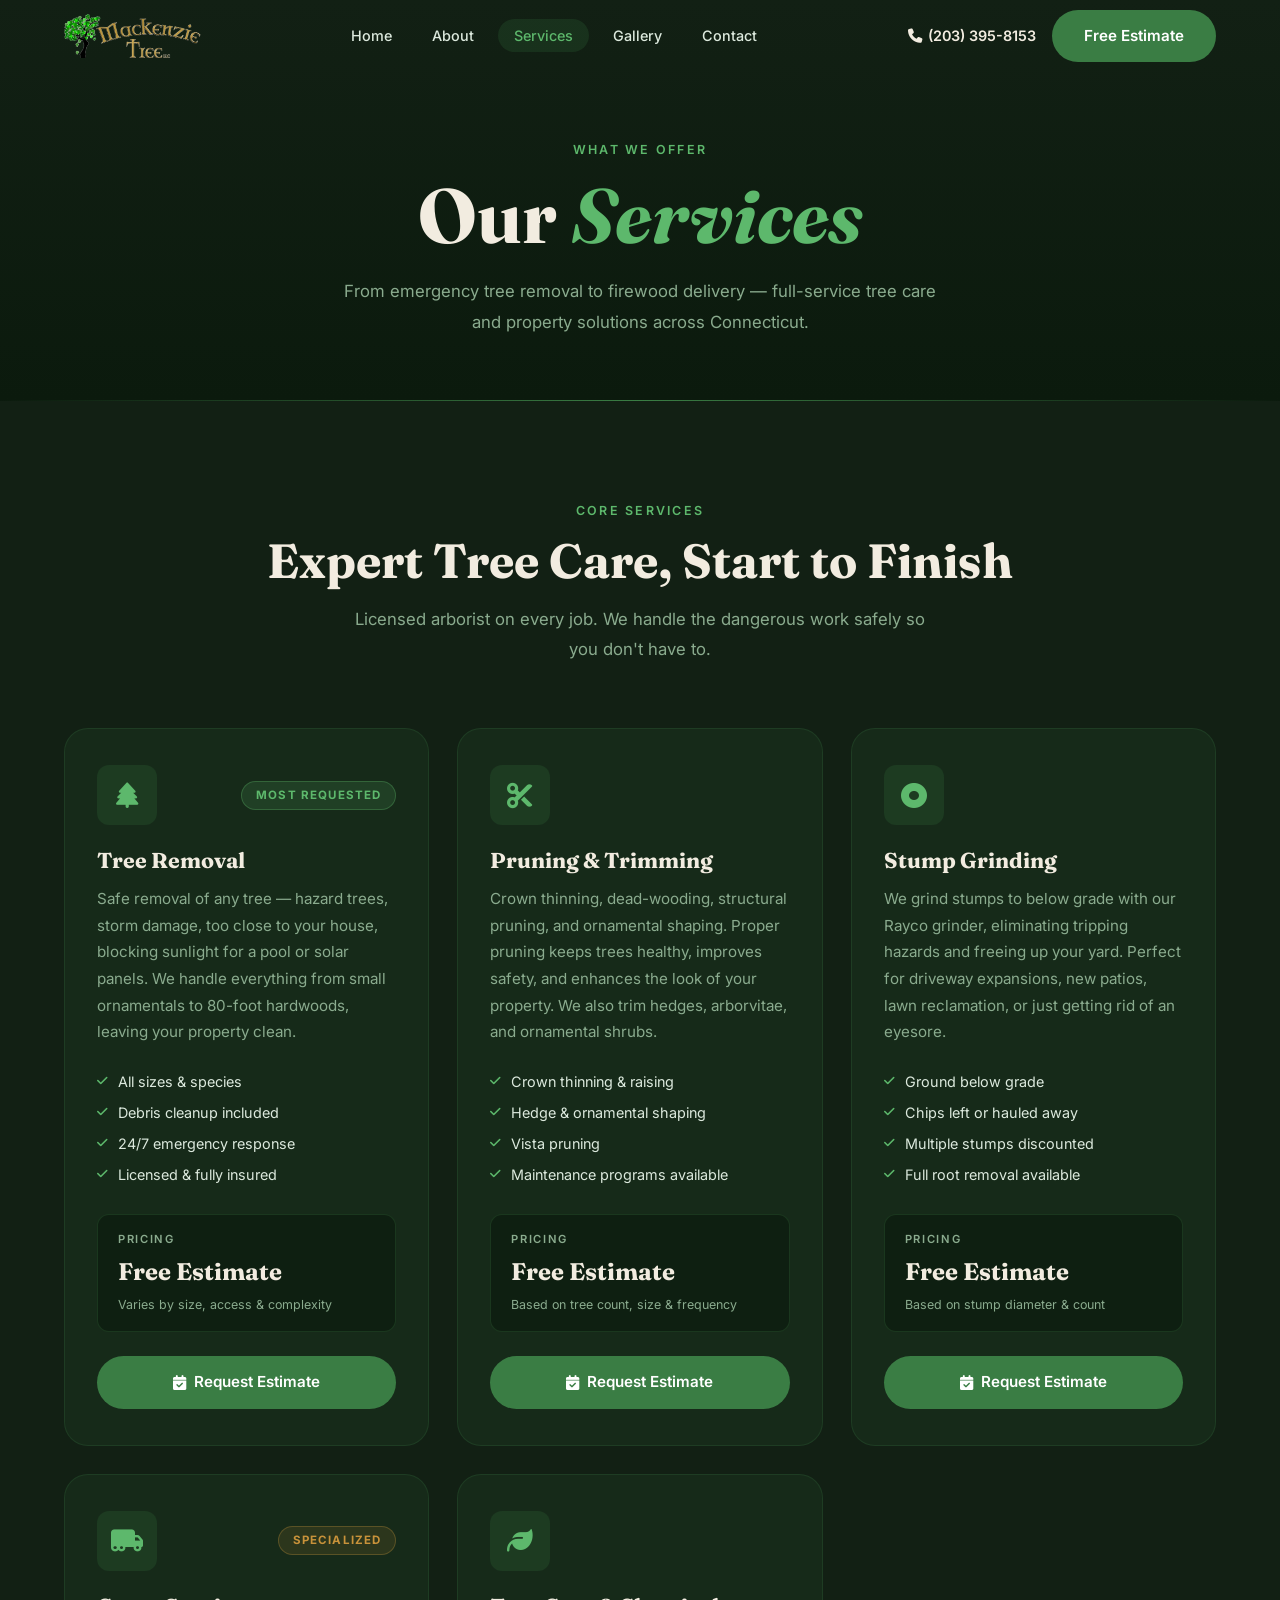
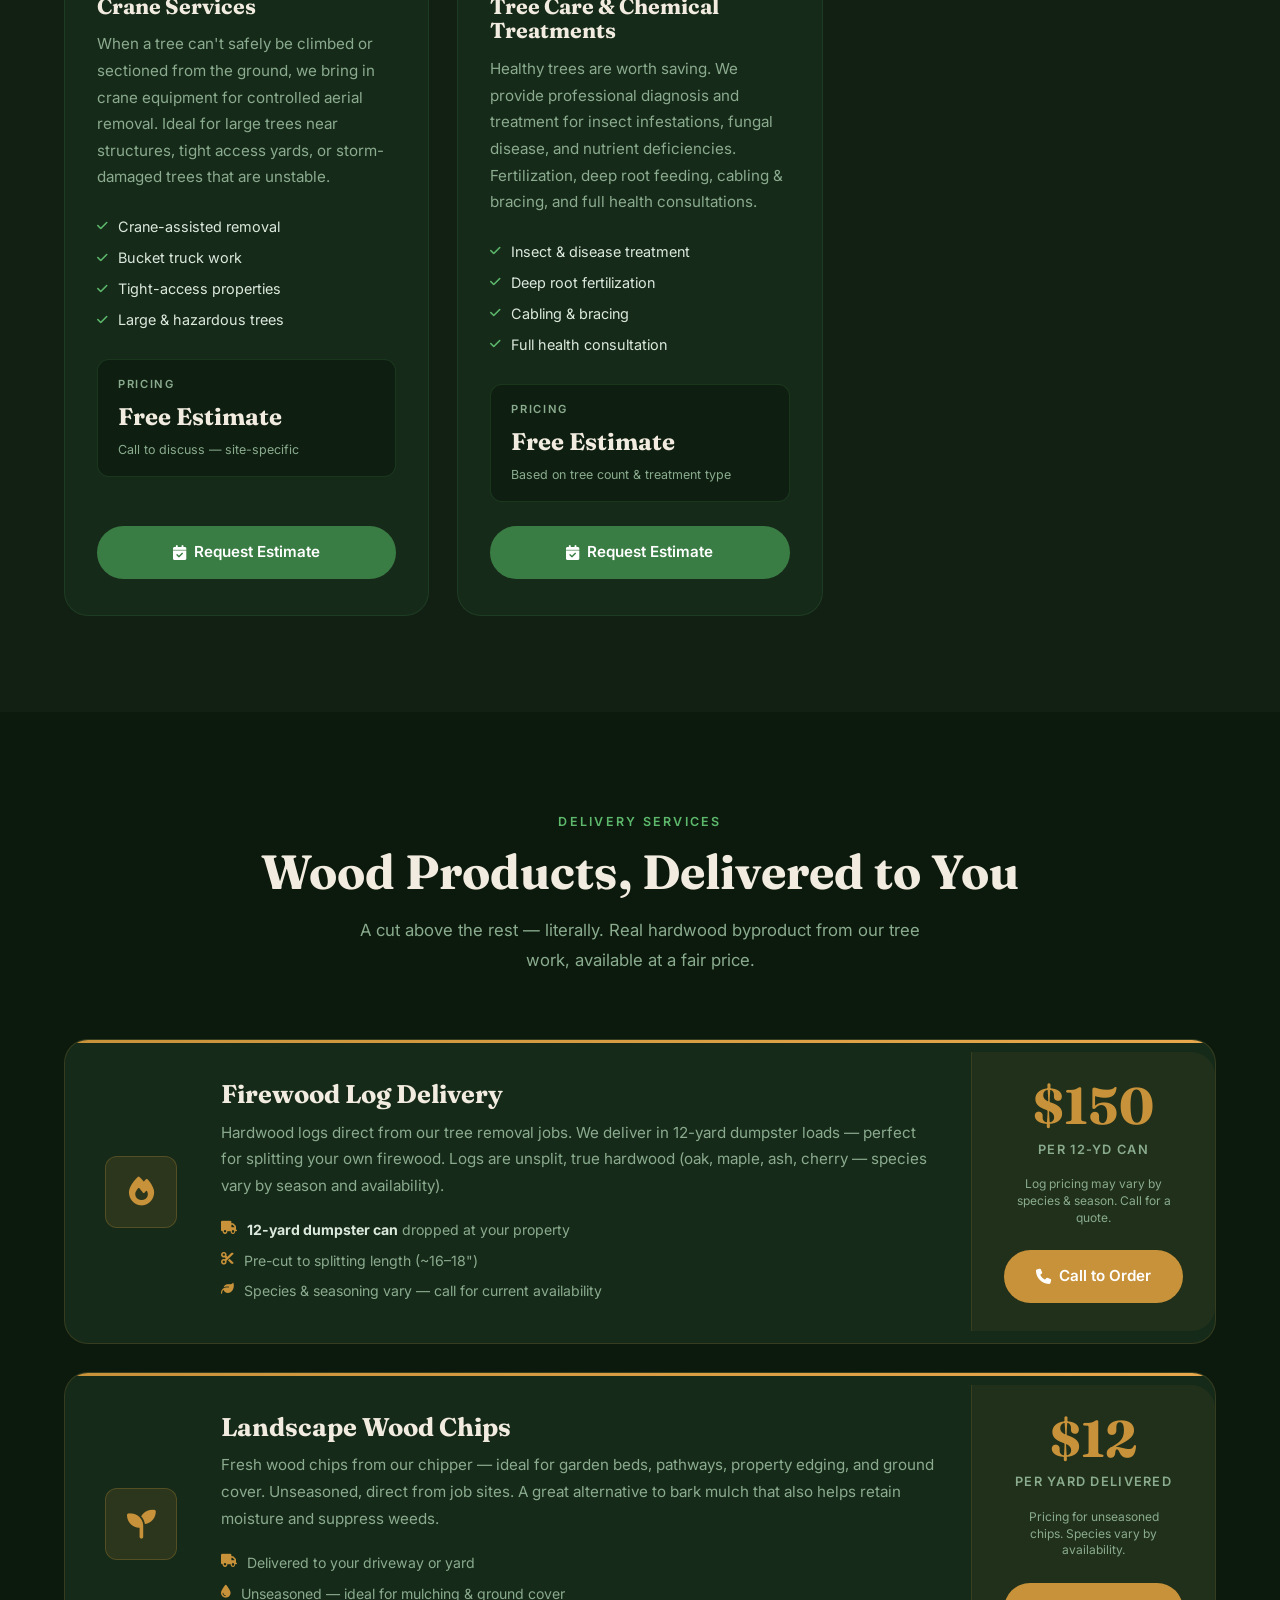
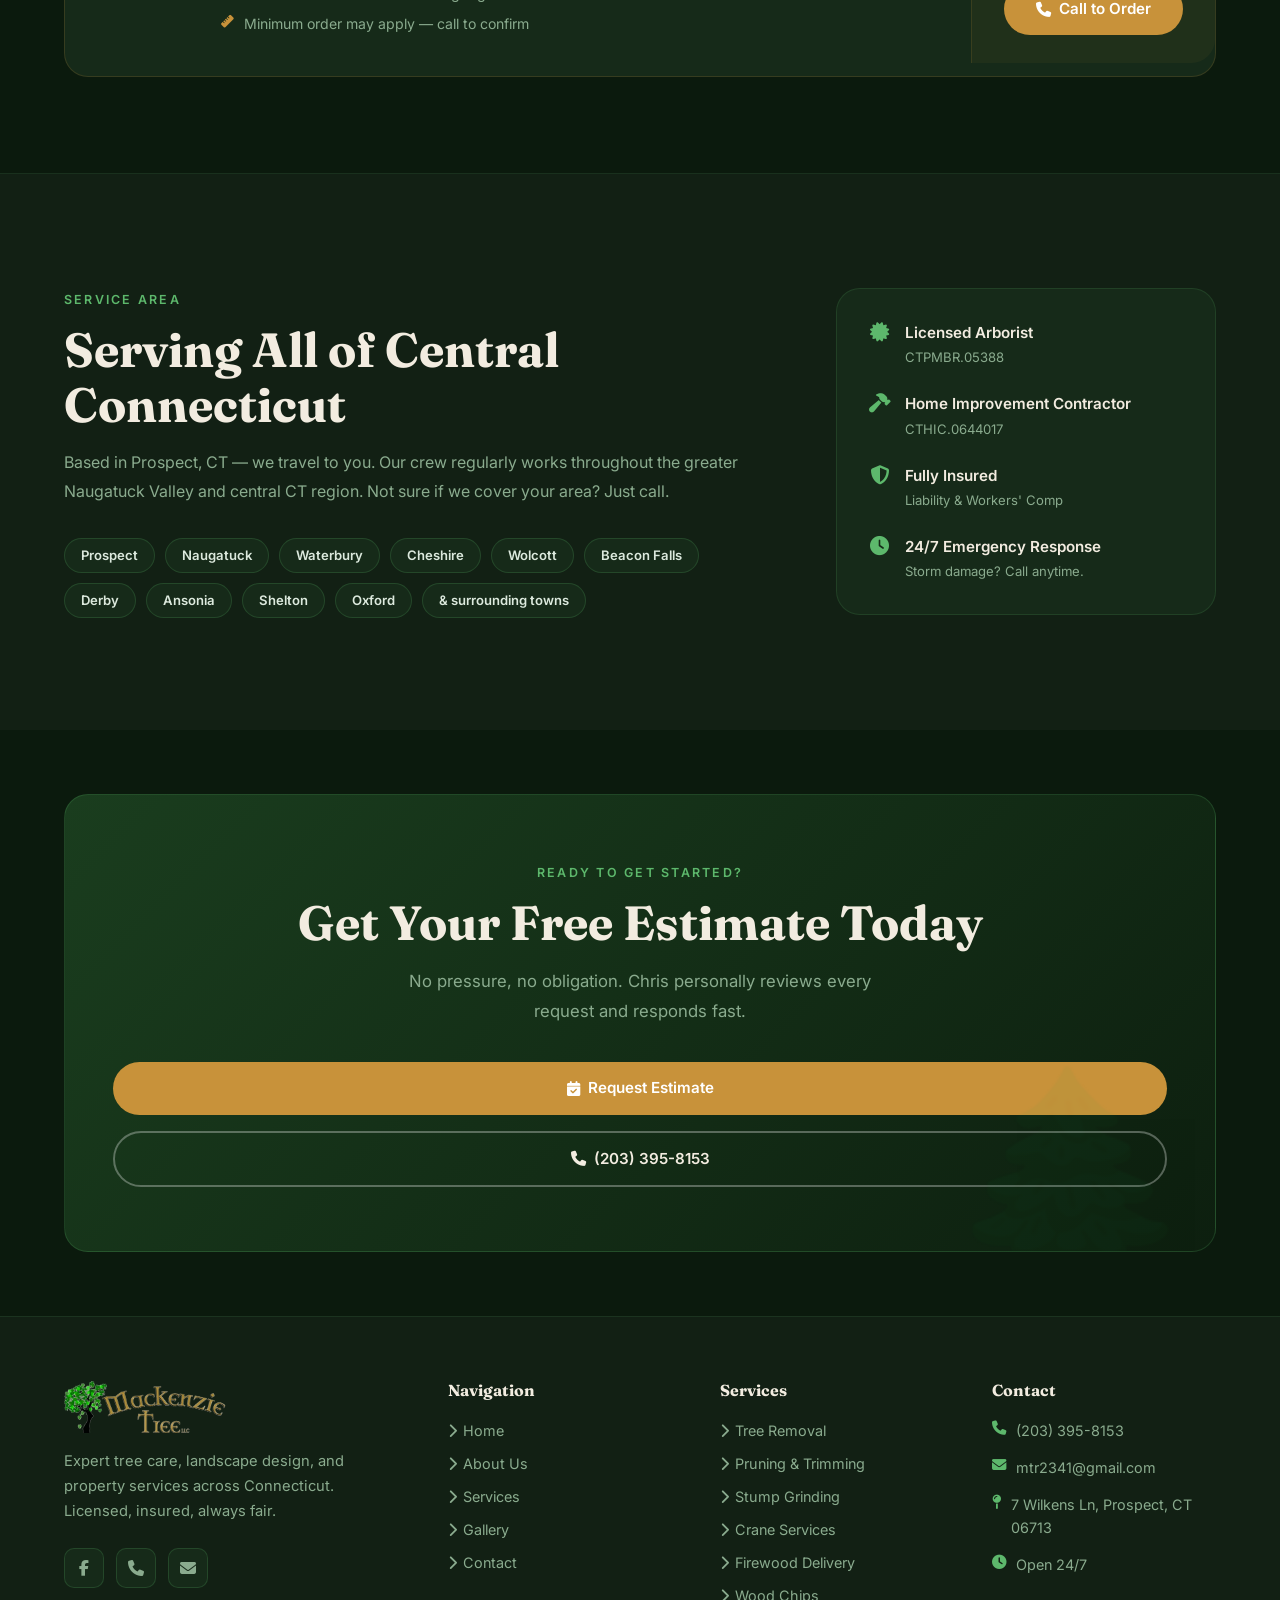
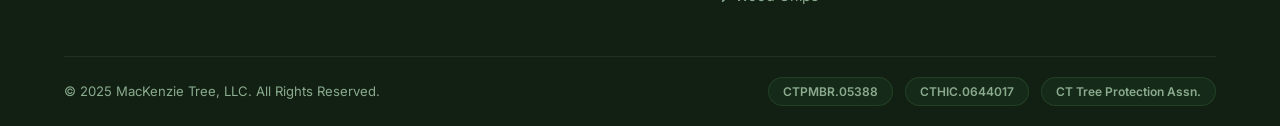
<file: services.html>
<!DOCTYPE html>
<html lang="en">

<head>
    <meta charset="UTF-8" />
    <meta name="viewport" content="width=device-width, initial-scale=1.0" />
    <title>Services | MacKenzie Tree LLC — Tree Care, Removal & Deliveries in Prospect, CT</title>
    <meta name="description"
        content="MacKenzie Tree LLC offers tree removal, pruning, stump grinding, crane services, chemical tree care, firewood log delivery ($150/can), and landscape wood chips ($12/yard) in Prospect, CT." />
    <link rel="stylesheet" href="css/style.css" />
    <link rel="stylesheet" href="https://cdnjs.cloudflare.com/ajax/libs/font-awesome/6.5.0/css/all.min.css"
        crossorigin="anonymous" />
    <link rel="preconnect" href="https://fonts.googleapis.com" />
    <link rel="preconnect" href="https://fonts.gstatic.com" crossorigin />
</head>

<body data-page="services">

    <!-- ── Navigation ─────────────────────────────────────── -->
    <nav class="nav scrolled" id="nav">
        <div class="nav-inner">
            <a href="index.html" class="nav-logo" aria-label="MacKenzie Tree Home">
                <img src="images/logo-nav.png" alt="MacKenzie Tree LLC" class="nav-logo-img" />
            </a>
            <ul class="nav-links">
                <li><a href="index.html">Home</a></li>
                <li><a href="about.html">About</a></li>
                <li><a href="services.html" class="active">Services</a></li>
                <li><a href="gallery.html">Gallery</a></li>
                <li><a href="contact.html">Contact</a></li>
            </ul>
            <div class="nav-cta">
                <a href="tel:+12033958153" class="nav-phone">
                    <i class="fa-solid fa-phone"></i> (203) 395-8153
                </a>
                <a href="contact.html" class="btn btn-primary">Free Estimate</a>
            </div>
            <button class="hamburger" aria-label="Toggle menu" id="hamburger">
                <span></span><span></span><span></span>
            </button>
        </div>
    </nav>

    <!-- Mobile Nav -->
    <div class="mobile-nav" id="mobile-nav">
        <a href="index.html" data-nav>Home</a>
        <a href="about.html" data-nav>About</a>
        <a href="services.html" data-nav>Services</a>
        <a href="gallery.html" data-nav>Gallery</a>
        <a href="contact.html" data-nav>Contact</a>
        <div class="mobile-cta">
            <a href="tel:+12033958153" class="btn btn-outline">
                <i class="fa-solid fa-phone"></i> (203) 395-8153
            </a>
            <a href="contact.html" class="btn btn-primary">Get Free Estimate</a>
        </div>
    </div>

    <!-- Sticky CTA (mobile) -->
    <div class="sticky-cta">
        <div class="sticky-cta-text">
            <strong>(203) 395-8153</strong>
            24/7 Emergency Service
        </div>
        <a href="tel:+12033958153" class="btn btn-primary">Call Now</a>
    </div>

    <!-- ── Page Hero ──────────────────────────────────────── -->
    <section class="page-hero">
        <div class="container">
            <span class="section-label">What We Offer</span>
            <h1>Our <em style="color: var(--green-light);">Services</em></h1>
            <p class="section-desc" style="margin: 16px auto 0;">From emergency tree removal to firewood delivery —
                full-service tree care and property solutions across Connecticut.</p>
        </div>
    </section>

    <!-- ── Core Tree Services ─────────────────────────────── -->
    <section class="section" style="background: var(--dark-2);">
        <div class="container">
            <div class="text-center reveal">
                <span class="section-label">Core Services</span>
                <h2>Expert Tree Care, Start to Finish</h2>
                <p class="section-desc">Licensed arborist on every job. We handle the dangerous work safely so you
                    don't have to.</p>
            </div>

            <div class="srv-grid">

                <!-- Tree Removal -->
                <div class="srv-card reveal reveal-delay-1" id="srv-removal">
                    <div class="srv-card-top">
                        <div class="srv-icon-wrap">
                            <i class="fa-solid fa-tree"></i>
                        </div>
                        <div class="srv-badge">Most Requested</div>
                    </div>
                    <h3>Tree Removal</h3>
                    <p>Safe removal of any tree — hazard trees, storm damage, too close to your house, blocking
                        sunlight for a pool or solar panels. We handle everything from small ornamentals to 80-foot
                        hardwoods, leaving your property clean.</p>
                    <ul class="srv-features">
                        <li><i class="fa-solid fa-check"></i> All sizes &amp; species</li>
                        <li><i class="fa-solid fa-check"></i> Debris cleanup included</li>
                        <li><i class="fa-solid fa-check"></i> 24/7 emergency response</li>
                        <li><i class="fa-solid fa-check"></i> Licensed &amp; fully insured</li>
                    </ul>
                    <div class="srv-pricing">
                        <span class="srv-price-label">Pricing</span>
                        <span class="srv-price">Free Estimate</span>
                        <span class="srv-price-note">Varies by size, access &amp; complexity</span>
                    </div>
                    <a href="contact.html" class="btn btn-primary srv-cta" id="removal-cta">
                        <i class="fa-solid fa-calendar-check"></i> Request Estimate
                    </a>
                </div>

                <!-- Pruning & Trimming -->
                <div class="srv-card reveal reveal-delay-2" id="srv-trimming">
                    <div class="srv-card-top">
                        <div class="srv-icon-wrap">
                            <i class="fa-solid fa-scissors"></i>
                        </div>
                    </div>
                    <h3>Pruning &amp; Trimming</h3>
                    <p>Crown thinning, dead-wooding, structural pruning, and ornamental shaping. Proper pruning
                        keeps trees healthy, improves safety, and enhances the look of your property. We also trim
                        hedges, arborvitae, and ornamental shrubs.</p>
                    <ul class="srv-features">
                        <li><i class="fa-solid fa-check"></i> Crown thinning &amp; raising</li>
                        <li><i class="fa-solid fa-check"></i> Hedge &amp; ornamental shaping</li>
                        <li><i class="fa-solid fa-check"></i> Vista pruning</li>
                        <li><i class="fa-solid fa-check"></i> Maintenance programs available</li>
                    </ul>
                    <div class="srv-pricing">
                        <span class="srv-price-label">Pricing</span>
                        <span class="srv-price">Free Estimate</span>
                        <span class="srv-price-note">Based on tree count, size &amp; frequency</span>
                    </div>
                    <a href="contact.html" class="btn btn-primary srv-cta" id="trimming-cta">
                        <i class="fa-solid fa-calendar-check"></i> Request Estimate
                    </a>
                </div>

                <!-- Stump Grinding -->
                <div class="srv-card reveal reveal-delay-3" id="srv-stump">
                    <div class="srv-card-top">
                        <div class="srv-icon-wrap">
                            <i class="fa-solid fa-circle-dot"></i>
                        </div>
                    </div>
                    <h3>Stump Grinding</h3>
                    <p>We grind stumps to below grade with our Rayco grinder, eliminating tripping hazards and
                        freeing up your yard. Perfect for driveway expansions, new patios, lawn reclamation, or just
                        getting rid of an eyesore.</p>
                    <ul class="srv-features">
                        <li><i class="fa-solid fa-check"></i> Ground below grade</li>
                        <li><i class="fa-solid fa-check"></i> Chips left or hauled away</li>
                        <li><i class="fa-solid fa-check"></i> Multiple stumps discounted</li>
                        <li><i class="fa-solid fa-check"></i> Full root removal available</li>
                    </ul>
                    <div class="srv-pricing">
                        <span class="srv-price-label">Pricing</span>
                        <span class="srv-price">Free Estimate</span>
                        <span class="srv-price-note">Based on stump diameter &amp; count</span>
                    </div>
                    <a href="contact.html" class="btn btn-primary srv-cta" id="stump-cta">
                        <i class="fa-solid fa-calendar-check"></i> Request Estimate
                    </a>
                </div>

                <!-- Crane Services -->
                <div class="srv-card reveal reveal-delay-1" id="srv-crane">
                    <div class="srv-card-top">
                        <div class="srv-icon-wrap">
                            <i class="fa-solid fa-truck-moving"></i>
                        </div>
                        <div class="srv-badge srv-badge-gold">Specialized</div>
                    </div>
                    <h3>Crane Services</h3>
                    <p>When a tree can't safely be climbed or sectioned from the ground, we bring in crane equipment
                        for controlled aerial removal. Ideal for large trees near structures, tight access yards, or
                        storm-damaged trees that are unstable.</p>
                    <ul class="srv-features">
                        <li><i class="fa-solid fa-check"></i> Crane-assisted removal</li>
                        <li><i class="fa-solid fa-check"></i> Bucket truck work</li>
                        <li><i class="fa-solid fa-check"></i> Tight-access properties</li>
                        <li><i class="fa-solid fa-check"></i> Large &amp; hazardous trees</li>
                    </ul>
                    <div class="srv-pricing">
                        <span class="srv-price-label">Pricing</span>
                        <span class="srv-price">Free Estimate</span>
                        <span class="srv-price-note">Call to discuss — site-specific</span>
                    </div>
                    <a href="contact.html" class="btn btn-primary srv-cta" id="crane-cta">
                        <i class="fa-solid fa-calendar-check"></i> Request Estimate
                    </a>
                </div>

                <!-- Tree Care & Chemical Treatments -->
                <div class="srv-card reveal reveal-delay-2" id="srv-treecare">
                    <div class="srv-card-top">
                        <div class="srv-icon-wrap">
                            <i class="fa-solid fa-leaf"></i>
                        </div>
                    </div>
                    <h3>Tree Care &amp; Chemical Treatments</h3>
                    <p>Healthy trees are worth saving. We provide professional diagnosis and treatment for insect
                        infestations, fungal disease, and nutrient deficiencies. Fertilization, deep root feeding,
                        cabling &amp; bracing, and full health consultations.</p>
                    <ul class="srv-features">
                        <li><i class="fa-solid fa-check"></i> Insect &amp; disease treatment</li>
                        <li><i class="fa-solid fa-check"></i> Deep root fertilization</li>
                        <li><i class="fa-solid fa-check"></i> Cabling &amp; bracing</li>
                        <li><i class="fa-solid fa-check"></i> Full health consultation</li>
                    </ul>
                    <div class="srv-pricing">
                        <span class="srv-price-label">Pricing</span>
                        <span class="srv-price">Free Estimate</span>
                        <span class="srv-price-note">Based on tree count &amp; treatment type</span>
                    </div>
                    <a href="contact.html" class="btn btn-primary srv-cta" id="treecare-cta">
                        <i class="fa-solid fa-calendar-check"></i> Request Estimate
                    </a>
                </div>

            </div>
        </div>
    </section>

    <!-- ── Deliveries ────────────────────────────────────── -->
    <section class="section" style="background: var(--dark);">
        <div class="container">
            <div class="text-center reveal">
                <span class="section-label">Delivery Services</span>
                <h2>Wood Products, Delivered to You</h2>
                <p class="section-desc">A cut above the rest — literally. Real hardwood byproduct from our tree
                    work, available at a fair price.</p>
            </div>

            <div class="delivery-grid">

                <!-- Firewood -->
                <div class="delivery-card reveal reveal-delay-1" id="delivery-firewood">
                    <div class="delivery-card-inner">
                        <div class="delivery-icon">
                            <i class="fa-solid fa-fire"></i>
                        </div>
                        <div class="delivery-content">
                            <h3>Firewood Log Delivery</h3>
                            <p>Hardwood logs direct from our tree removal jobs. We deliver in 12-yard dumpster
                                loads — perfect for splitting your own firewood. Logs are unsplit, true hardwood
                                (oak, maple, ash, cherry — species vary by season and availability).</p>
                            <div class="delivery-specs">
                                <div class="spec-item">
                                    <i class="fa-solid fa-truck"></i>
                                    <span><strong>12-yard dumpster can</strong> dropped at your property</span>
                                </div>
                                <div class="spec-item">
                                    <i class="fa-solid fa-scissors"></i>
                                    <span>Pre-cut to splitting length (~16–18")</span>
                                </div>
                                <div class="spec-item">
                                    <i class="fa-solid fa-leaf"></i>
                                    <span>Species &amp; seasoning vary — call for current availability</span>
                                </div>
                            </div>
                        </div>
                        <div class="delivery-price-box">
                            <div class="delivery-price">$150</div>
                            <div class="delivery-price-unit">per 12-yd can</div>
                            <div class="delivery-price-note">Log pricing may vary by species &amp; season. Call for a quote.</div>
                            <a href="tel:+12033958153" class="btn btn-gold" id="firewood-cta">
                                <i class="fa-solid fa-phone"></i> Call to Order
                            </a>
                        </div>
                    </div>
                </div>

                <!-- Landscape Chips -->
                <div class="delivery-card reveal reveal-delay-2" id="delivery-chips">
                    <div class="delivery-card-inner">
                        <div class="delivery-icon">
                            <i class="fa-solid fa-seedling"></i>
                        </div>
                        <div class="delivery-content">
                            <h3>Landscape Wood Chips</h3>
                            <p>Fresh wood chips from our chipper — ideal for garden beds, pathways, property
                                edging, and ground cover. Unseasoned, direct from job sites. A great alternative to
                                bark mulch that also helps retain moisture and suppress weeds.</p>
                            <div class="delivery-specs">
                                <div class="spec-item">
                                    <i class="fa-solid fa-truck"></i>
                                    <span>Delivered to your driveway or yard</span>
                                </div>
                                <div class="spec-item">
                                    <i class="fa-solid fa-droplet"></i>
                                    <span>Unseasoned — ideal for mulching &amp; ground cover</span>
                                </div>
                                <div class="spec-item">
                                    <i class="fa-solid fa-ruler"></i>
                                    <span>Minimum order may apply — call to confirm</span>
                                </div>
                            </div>
                        </div>
                        <div class="delivery-price-box">
                            <div class="delivery-price">$12</div>
                            <div class="delivery-price-unit">per yard delivered</div>
                            <div class="delivery-price-note">Pricing for unseasoned chips. Species vary by availability.</div>
                            <a href="tel:+12033958153" class="btn btn-gold" id="chips-cta">
                                <i class="fa-solid fa-phone"></i> Call to Order
                            </a>
                        </div>
                    </div>
                </div>

            </div>
        </div>
    </section>

    <!-- ── Service Area ───────────────────────────────────── -->
    <section class="section-sm" style="background: var(--dark-2); border-top: 1px solid rgba(93,184,108,0.1);">
        <div class="container">
            <div class="srv-area reveal">
                <div class="srv-area-text">
                    <span class="section-label">Service Area</span>
                    <h2>Serving All of Central Connecticut</h2>
                    <p>Based in Prospect, CT — we travel to you. Our crew regularly works throughout the greater
                        Naugatuck Valley and central CT region. Not sure if we cover your area? Just call.</p>
                    <div class="srv-towns">
                        <span class="town-chip">Prospect</span>
                        <span class="town-chip">Naugatuck</span>
                        <span class="town-chip">Waterbury</span>
                        <span class="town-chip">Cheshire</span>
                        <span class="town-chip">Wolcott</span>
                        <span class="town-chip">Beacon Falls</span>
                        <span class="town-chip">Derby</span>
                        <span class="town-chip">Ansonia</span>
                        <span class="town-chip">Shelton</span>
                        <span class="town-chip">Oxford</span>
                        <span class="town-chip">&amp; surrounding towns</span>
                    </div>
                </div>
                <div class="srv-area-creds">
                    <div class="cred-row">
                        <i class="fa-solid fa-certificate"></i>
                        <div>
                            <strong>Licensed Arborist</strong>
                            <span>CTPMBR.05388</span>
                        </div>
                    </div>
                    <div class="cred-row">
                        <i class="fa-solid fa-hammer"></i>
                        <div>
                            <strong>Home Improvement Contractor</strong>
                            <span>CTHIC.0644017</span>
                        </div>
                    </div>
                    <div class="cred-row">
                        <i class="fa-solid fa-shield-halved"></i>
                        <div>
                            <strong>Fully Insured</strong>
                            <span>Liability &amp; Workers' Comp</span>
                        </div>
                    </div>
                    <div class="cred-row">
                        <i class="fa-solid fa-clock"></i>
                        <div>
                            <strong>24/7 Emergency Response</strong>
                            <span>Storm damage? Call anytime.</span>
                        </div>
                    </div>
                </div>
            </div>
        </div>
    </section>

    <!-- ── CTA Banner ────────────────────────────────────── -->
    <section class="section-sm">
        <div class="container">
            <div class="cta-banner reveal">
                <span class="section-label">Ready to Get Started?</span>
                <h2>Get Your Free Estimate Today</h2>
                <p>No pressure, no obligation. Chris personally reviews every request and responds fast.</p>
                <div class="cta-banner-actions">
                    <a href="contact.html" class="btn btn-gold" id="services-cta-btn">
                        <i class="fa-solid fa-calendar-check"></i> Request Estimate
                    </a>
                    <a href="tel:+12033958153" class="btn btn-outline">
                        <i class="fa-solid fa-phone"></i> (203) 395-8153
                    </a>
                </div>
            </div>
        </div>
    </section>

    <!-- ── Footer ────────────────────────────────────────── -->
    <footer>
        <div class="container">
            <div class="footer-grid">
                <div class="footer-brand">
                    <div class="footer-logo-wrap">
                        <img src="images/logo-nav.png" alt="MacKenzie Tree LLC" class="footer-logo-img" />
                    </div>
                    <p>Expert tree care, landscape design, and property services across Connecticut. Licensed, insured,
                        always fair.</p>
                    <div class="footer-socials">
                        <a href="https://www.facebook.com/mackenzietreellc" target="_blank" rel="noopener"
                            class="social-icon" aria-label="Facebook">
                            <i class="fa-brands fa-facebook-f"></i>
                        </a>
                        <a href="tel:+12033958153" class="social-icon" aria-label="Phone">
                            <i class="fa-solid fa-phone"></i>
                        </a>
                        <a href="mailto:mtr2341@gmail.com" class="social-icon" aria-label="Email">
                            <i class="fa-solid fa-envelope"></i>
                        </a>
                    </div>
                </div>
                <div class="footer-col">
                    <h4>Navigation</h4>
                    <ul class="footer-links">
                        <li><a href="index.html"><i class="fa-solid fa-chevron-right"></i> Home</a></li>
                        <li><a href="about.html"><i class="fa-solid fa-chevron-right"></i> About Us</a></li>
                        <li><a href="services.html"><i class="fa-solid fa-chevron-right"></i> Services</a></li>
                        <li><a href="gallery.html"><i class="fa-solid fa-chevron-right"></i> Gallery</a></li>
                        <li><a href="contact.html"><i class="fa-solid fa-chevron-right"></i> Contact</a></li>
                    </ul>
                </div>
                <div class="footer-col">
                    <h4>Services</h4>
                    <ul class="footer-links">
                        <li><a href="services.html#srv-removal"><i class="fa-solid fa-chevron-right"></i> Tree Removal</a></li>
                        <li><a href="services.html#srv-trimming"><i class="fa-solid fa-chevron-right"></i> Pruning &amp; Trimming</a></li>
                        <li><a href="services.html#srv-stump"><i class="fa-solid fa-chevron-right"></i> Stump Grinding</a></li>
                        <li><a href="services.html#srv-crane"><i class="fa-solid fa-chevron-right"></i> Crane Services</a></li>
                        <li><a href="services.html#delivery-firewood"><i class="fa-solid fa-chevron-right"></i> Firewood Delivery</a></li>
                        <li><a href="services.html#delivery-chips"><i class="fa-solid fa-chevron-right"></i> Wood Chips</a></li>
                    </ul>
                </div>
                <div class="footer-col">
                    <h4>Contact</h4>
                    <div class="footer-contact-item">
                        <i class="fa-solid fa-phone"></i>
                        <a href="tel:+12033958153">(203) 395-8153</a>
                    </div>
                    <div class="footer-contact-item">
                        <i class="fa-solid fa-envelope"></i>
                        <a href="mailto:mtr2341@gmail.com">mtr2341@gmail.com</a>
                    </div>
                    <div class="footer-contact-item">
                        <i class="fa-solid fa-map-pin"></i>
                        <span>7 Wilkens Ln, Prospect, CT 06713</span>
                    </div>
                    <div class="footer-contact-item">
                        <i class="fa-solid fa-clock"></i>
                        <span>Open 24/7</span>
                    </div>
                </div>
            </div>
            <div class="footer-bottom">
                <span>© 2025 MacKenzie Tree, LLC. All Rights Reserved.</span>
                <div class="footer-licenses">
                    <span class="license-chip">CTPMBR.05388</span>
                    <span class="license-chip">CTHIC.0644017</span>
                    <span class="license-chip">CT Tree Protection Assn.</span>
                </div>
            </div>
        </div>
    </footer>

    <script src="js/main.js"></script>
</body>

</html>
</file>
<file: css/style.css>
/* ============================================================
   MacKenzie Tree — Design System
   ============================================================ */

@import url('https://fonts.googleapis.com/css2?family=Fraunces:ital,opsz,wght@0,9..144,300;0,9..144,600;0,9..144,700;1,9..144,300&family=Inter:wght@300;400;500;600&display=swap');

/* ── Tokens ─────────────────────────────────────────────── */
:root {
  --dark: #0b1a0d;
  --dark-2: #122014;
  --dark-card: #162a19;
  --green: #3a7d44;
  --green-light: #5db86c;
  --green-glow: #3a7d4433;
  --cream: #f2ece0;
  --cream-2: #e8dfc9;
  --text-light: #dce9dd;
  --text-muted: #8aab8e;
  --gold: #c8923a;
  --white: #ffffff;
  --radius: 12px;
  --radius-lg: 24px;
  --shadow: 0 8px 32px rgba(0, 0, 0, 0.45);
  --shadow-card: 0 4px 24px rgba(0, 0, 0, 0.35);
  --transition: 0.3s cubic-bezier(0.4, 0, 0.2, 1);
  --nav-h: 72px;
}

/* ── Reset ──────────────────────────────────────────────── */
*,
*::before,
*::after {
  box-sizing: border-box;
  margin: 0;
  padding: 0;
}

html {
  scroll-behavior: smooth;
  font-size: 16px;
}

body {
  font-family: 'Inter', sans-serif;
  background: var(--dark);
  color: var(--text-light);
  overflow-x: hidden;
  line-height: 1.6;
}

img {
  display: block;
  max-width: 100%;
}

a {
  color: inherit;
  text-decoration: none;
}

ul {
  list-style: none;
}

/* ── Typography ─────────────────────────────────────────── */
h1,
h2,
h3,
h4 {
  font-family: 'Fraunces', serif;
  font-weight: 700;
  line-height: 1.15;
  color: var(--cream);
}

h1 {
  font-size: clamp(2.2rem, 6vw, 5.5rem);
}

h2 {
  font-size: clamp(2rem, 4vw, 3rem);
}

h3 {
  font-size: clamp(1.25rem, 2.5vw, 1.6rem);
}

h4 {
  font-size: 1.1rem;
  color: var(--green-light);
}

p {
  font-size: 1rem;
  color: var(--text-muted);
  line-height: 1.8;
}

/* ── Utilities ──────────────────────────────────────────── */
.container {
  max-width: 1200px;
  margin: 0 auto;
  padding: 0 24px;
}

.section {
  padding: 96px 0;
}

.section-sm {
  padding: 64px 0;
}

/* bottom clearance for sticky CTA bar on mobile */
@media (max-width: 768px) {
  body {
    padding-bottom: 72px;
  }
}

.text-center {
  text-align: center;
}

.text-gold {
  color: var(--gold);
}

.text-green {
  color: var(--green-light);
}

.section-label {
  display: inline-block;
  font-size: 0.78rem;
  font-weight: 600;
  letter-spacing: 0.18em;
  text-transform: uppercase;
  color: var(--green-light);
  margin-bottom: 12px;
}

.section-desc {
  max-width: 600px;
  margin: 16px auto 0;
  font-size: 1.05rem;
}

/* ── Buttons ────────────────────────────────────────────── */
.btn {
  display: inline-flex;
  align-items: center;
  gap: 8px;
  font-family: 'Inter', sans-serif;
  font-size: 0.95rem;
  font-weight: 600;
  padding: 14px 32px;
  border-radius: 50px;
  border: none;
  cursor: pointer;
  transition: var(--transition);
  white-space: nowrap;
}

.btn-primary {
  background: var(--green);
  color: var(--white);
}

.btn-primary:hover {
  background: var(--green-light);
  transform: translateY(-2px);
  box-shadow: 0 8px 24px var(--green-glow);
}

.btn-outline {
  background: transparent;
  color: var(--cream);
  border: 2px solid rgba(255, 255, 255, 0.3);
}

.btn-outline:hover {
  border-color: var(--green-light);
  color: var(--green-light);
  transform: translateY(-2px);
}

.btn-gold {
  background: var(--gold);
  color: var(--white);
}

.btn-gold:hover {
  background: #d9a24d;
  transform: translateY(-2px);
  box-shadow: 0 8px 24px rgba(200, 146, 58, 0.4);
}

/* ── Navigation ─────────────────────────────────────────── */
.nav {
  position: fixed;
  top: 0;
  left: 0;
  right: 0;
  z-index: 1000;
  height: var(--nav-h);
  display: flex;
  align-items: center;
  transition: background var(--transition), box-shadow var(--transition);
}

.nav.scrolled {
  background: rgba(11, 26, 13, 0.92);
  backdrop-filter: blur(20px);
  -webkit-backdrop-filter: blur(20px);
  box-shadow: 0 2px 24px rgba(0, 0, 0, 0.5);
}

.nav-inner {
  display: flex;
  align-items: center;
  justify-content: space-between;
  width: 100%;
  max-width: 1200px;
  margin: 0 auto;
  padding: 0 24px;
}

.nav-logo {
  display: flex;
  align-items: center;
  gap: 12px;
}

/* Real logo image (transparent PNG) in nav */
.nav-logo-img {
  height: 44px;
  width: auto;
  display: block;
  object-fit: contain;
  /* The PNG has transparent bg so it sits cleanly on the dark nav */
}

.nav-logo-icon {
  width: 42px;
  height: 42px;
  background: var(--green);
  border-radius: 10px;
  display: flex;
  align-items: center;
  justify-content: center;
  font-size: 1.4rem;
  flex-shrink: 0;
}

.nav-logo-text {
  display: flex;
  flex-direction: column;
  line-height: 1.1;
}

.nav-logo-text span:first-child {
  font-family: 'Fraunces', serif;
  font-weight: 700;
  font-size: 1.1rem;
  color: var(--cream);
}

.nav-logo-text span:last-child {
  font-size: 0.72rem;
  color: var(--green-light);
  letter-spacing: 0.1em;
  text-transform: uppercase;
}

.nav-links {
  display: flex;
  align-items: center;
  gap: 8px;
}

.nav-links a {
  font-size: 0.9rem;
  font-weight: 500;
  color: var(--text-light);
  padding: 8px 16px;
  border-radius: 50px;
  transition: var(--transition);
}

.nav-links a:hover,
.nav-links a.active {
  color: var(--green-light);
  background: var(--green-glow);
}

.nav-cta {
  display: flex;
  align-items: center;
  gap: 16px;
}

.nav-phone {
  font-size: 0.9rem;
  font-weight: 600;
  color: var(--cream);
  display: flex;
  align-items: center;
  gap: 6px;
  transition: var(--transition);
}

.nav-phone:hover {
  color: var(--green-light);
}

.hamburger {
  display: none;
  flex-direction: column;
  gap: 5px;
  cursor: pointer;
  padding: 8px;
  background: none;
  border: none;
}

.hamburger span {
  display: block;
  width: 24px;
  height: 2px;
  background: var(--cream);
  border-radius: 2px;
  transition: var(--transition);
}

.hamburger.open span:nth-child(1) {
  transform: translateY(7px) rotate(45deg);
}

.hamburger.open span:nth-child(2) {
  opacity: 0;
}

.hamburger.open span:nth-child(3) {
  transform: translateY(-7px) rotate(-45deg);
}

/* Mobile nav */
.mobile-nav {
  display: none;
  position: fixed;
  top: var(--nav-h);
  left: 0;
  right: 0;
  background: rgba(11, 26, 13, 0.97);
  backdrop-filter: blur(20px);
  padding: 24px;
  z-index: 999;
  border-top: 1px solid rgba(93, 184, 108, 0.15);
  transform: translateY(-20px);
  opacity: 0;
  transition: var(--transition);
}

.mobile-nav.open {
  display: flex;
  flex-direction: column;
  gap: 8px;
  transform: translateY(0);
  opacity: 1;
}

.mobile-nav a {
  display: block;
  padding: 14px 20px;
  font-size: 1.05rem;
  font-weight: 500;
  color: var(--text-light);
  border-radius: var(--radius);
  transition: var(--transition);
}

.mobile-nav a:hover {
  background: var(--green-glow);
  color: var(--green-light);
}

.mobile-nav .mobile-cta {
  margin-top: 16px;
  padding-top: 16px;
  border-top: 1px solid rgba(255, 255, 255, 0.1);
  display: flex;
  flex-direction: column;
  gap: 12px;
}

/* ── Sticky CTA Bar ─────────────────────────────────────── */
.sticky-cta {
  position: fixed;
  bottom: 0;
  left: 0;
  right: 0;
  z-index: 999;
  background: var(--dark-2);
  border-top: 1px solid rgba(93, 184, 108, 0.2);
  padding: 12px 24px;
  display: none;
  align-items: center;
  justify-content: space-between;
  gap: 12px;
}

@media (max-width: 768px) {
  .sticky-cta {
    display: flex;
  }
}

.sticky-cta-text {
  font-size: 0.85rem;
  color: var(--text-muted);
}

.sticky-cta-text strong {
  color: var(--cream);
  font-size: 1rem;
  display: block;
}

/* ── Hero ───────────────────────────────────────────────── */
.hero {
  position: relative;
  min-height: 100vh;
  display: flex;
  align-items: center;
  overflow: hidden;
}

.hero-bg {
  position: absolute;
  inset: 0;
  background-image: url('../images/hero.png');
  background-size: cover;
  background-position: center 20%;
  transform: scale(1.05);
  transition: transform 20s ease;
}

.hero-bg.loaded {
  transform: scale(1);
}

.hero-overlay {
  position: absolute;
  inset: 0;
  background: linear-gradient(135deg,
      rgba(11, 26, 13, 0.88) 0%,
      rgba(11, 26, 13, 0.6) 50%,
      rgba(11, 26, 13, 0.4) 100%);
}

.hero-content {
  position: relative;
  z-index: 2;
  max-width: 700px;
}

.hero-badge {
  display: inline-flex;
  align-items: center;
  gap: 8px;
  background: rgba(93, 184, 108, 0.15);
  border: 1px solid rgba(93, 184, 108, 0.3);
  border-radius: 50px;
  padding: 8px 20px;
  margin-bottom: 28px;
  font-size: 0.82rem;
  font-weight: 600;
  letter-spacing: 0.1em;
  text-transform: uppercase;
  color: var(--green-light);
}

.hero h1 {
  margin-bottom: 24px;
  text-shadow: 0 2px 20px rgba(0, 0, 0, 0.5);
}

.hero h1 em {
  font-style: italic;
  color: var(--green-light);
}

.hero-sub {
  font-size: 1.15rem;
  color: rgba(220, 233, 221, 0.85);
  margin-bottom: 40px;
  max-width: 520px;
  line-height: 1.7;
}

.hero-actions {
  display: flex;
  gap: 16px;
  flex-wrap: wrap;
}

.hero-scroll {
  position: absolute;
  bottom: 36px;
  left: 50%;
  transform: translateX(-50%);
  z-index: 2;
  display: flex;
  flex-direction: column;
  align-items: center;
  gap: 8px;
  font-size: 0.75rem;
  letter-spacing: 0.12em;
  text-transform: uppercase;
  color: var(--text-muted);
  animation: bounceY 2s infinite;
}

.hero-scroll i {
  font-size: 1.2rem;
}

.hero-stats {
  position: absolute;
  bottom: 80px;
  right: 80px;
  z-index: 2;
  display: flex;
  gap: 32px;
  /* prevent overflow on narrow screens */
  max-width: calc(100% - 48px);
}

.hero-stat {
  text-align: center;
}

.hero-stat-num {
  font-family: 'Fraunces', serif;
  font-size: 2.4rem;
  font-weight: 700;
  color: var(--cream);
  line-height: 1;
}

.hero-stat-label {
  font-size: 0.78rem;
  color: var(--text-muted);
  letter-spacing: 0.08em;
  text-transform: uppercase;
  margin-top: 4px;
}

/* ── Services ───────────────────────────────────────────── */
.services {
  background: var(--dark-2);
}

.services-grid {
  display: grid;
  grid-template-columns: repeat(auto-fit, minmax(320px, 1fr));
  gap: 24px;
  margin-top: 56px;
}

.service-card {
  background: var(--dark-card);
  border: 1px solid rgba(93, 184, 108, 0.12);
  border-radius: var(--radius-lg);
  padding: 36px 32px;
  transition: var(--transition);
  position: relative;
  overflow: hidden;
}

.service-card::before {
  content: '';
  position: absolute;
  top: 0;
  left: 0;
  right: 0;
  height: 3px;
  background: linear-gradient(90deg, var(--green), var(--green-light));
  transform: scaleX(0);
  transform-origin: left;
  transition: var(--transition);
}

.service-card:hover {
  transform: translateY(-6px);
  border-color: rgba(93, 184, 108, 0.35);
  box-shadow: 0 16px 48px rgba(0, 0, 0, 0.4);
}

.service-card:hover::before {
  transform: scaleX(1);
}

.service-icon {
  width: 56px;
  height: 56px;
  background: var(--green-glow);
  border-radius: var(--radius);
  display: flex;
  align-items: center;
  justify-content: center;
  font-size: 1.5rem;
  color: var(--green-light);
  margin-bottom: 24px;
  transition: var(--transition);
}

.service-card:hover .service-icon {
  background: var(--green);
  color: var(--white);
}

.service-card h3 {
  margin-bottom: 12px;
}

.service-card p {
  font-size: 0.95rem;
}

/* ── About Preview ──────────────────────────────────────── */
.about-preview {
  display: grid;
  grid-template-columns: 1fr 1fr;
  gap: 80px;
  align-items: center;
}

.about-img-wrap {
  position: relative;
  /* extra bottom padding so the badge doesn't get clipped */
  padding-bottom: 28px;
}

.about-img-wrap img {
  width: 100%;
  border-radius: var(--radius-lg);
  object-fit: cover;
  height: 560px;
}

.about-img-badge {
  position: absolute;
  bottom: 0;
  right: 0;
  background: var(--green);
  border-radius: var(--radius);
  padding: 20px 24px;
  text-align: center;
  box-shadow: 0 8px 32px rgba(58, 125, 68, 0.4);
}

.about-img-badge .num {
  font-family: 'Fraunces', serif;
  font-size: 2.4rem;
  font-weight: 700;
  color: var(--white);
  line-height: 1;
}

.about-img-badge .label {
  font-size: 0.78rem;
  font-weight: 600;
  text-transform: uppercase;
  letter-spacing: 0.1em;
  color: rgba(255, 255, 255, 0.8);
  margin-top: 4px;
}

.about-content {
  padding-right: 20px;
}

.about-content h2 {
  margin-bottom: 20px;
}

.about-content p {
  margin-bottom: 16px;
}

.credentials {
  display: flex;
  flex-wrap: wrap;
  gap: 12px;
  margin: 32px 0;
}

.credential-badge {
  display: flex;
  align-items: center;
  gap: 8px;
  background: var(--dark-card);
  border: 1px solid rgba(93, 184, 108, 0.2);
  border-radius: 50px;
  padding: 8px 18px;
  font-size: 0.82rem;
  font-weight: 600;
  color: var(--text-light);
}

.credential-badge i {
  color: var(--green-light);
}

/* ── Trust Bar ──────────────────────────────────────────── */
.trust-bar {
  background: var(--dark-2);
  border-top: 1px solid rgba(93, 184, 108, 0.1);
  border-bottom: 1px solid rgba(93, 184, 108, 0.1);
}

.trust-bar-inner {
  display: flex;
  align-items: center;
  justify-content: center;
  gap: 48px;
  flex-wrap: wrap;
  padding: 36px 0;
}

.trust-item {
  display: flex;
  align-items: center;
  gap: 10px;
  font-size: 0.88rem;
  font-weight: 600;
  color: var(--text-muted);
  transition: var(--transition);
}

.trust-item i {
  font-size: 1.1rem;
  color: var(--green-light);
}

.trust-item:hover {
  color: var(--cream);
}

/* ── Testimonials ───────────────────────────────────────── */
.testimonials {
  background: var(--dark);
}

.testimonials-grid {
  display: grid;
  grid-template-columns: repeat(auto-fit, minmax(300px, 1fr));
  gap: 24px;
  margin-top: 56px;
}

.testimonial-card {
  background: var(--dark-card);
  border: 1px solid rgba(93, 184, 108, 0.12);
  border-radius: var(--radius-lg);
  padding: 32px;
  transition: var(--transition);
}

.testimonial-card:hover {
  transform: translateY(-4px);
  border-color: rgba(93, 184, 108, 0.3);
}

.stars {
  color: var(--gold);
  font-size: 0.95rem;
  margin-bottom: 16px;
  letter-spacing: 2px;
}

.testimonial-text {
  font-size: 1rem;
  color: var(--text-light);
  line-height: 1.75;
  margin-bottom: 24px;
  font-style: italic;
}

.testimonial-author {
  display: flex;
  align-items: center;
  gap: 12px;
}

.author-avatar {
  width: 44px;
  height: 44px;
  border-radius: 50%;
  background: var(--green-glow);
  display: flex;
  align-items: center;
  justify-content: center;
  font-family: 'Fraunces', serif;
  font-weight: 700;
  font-size: 1.1rem;
  color: var(--green-light);
  flex-shrink: 0;
}

.author-name {
  font-weight: 600;
  font-size: 0.95rem;
  color: var(--cream);
}

.author-location {
  font-size: 0.8rem;
  color: var(--text-muted);
}

/* ── CTA Banner ─────────────────────────────────────────── */
.cta-banner {
  background: linear-gradient(135deg, #1a3d1e 0%, #0d1f0f 100%);
  border: 1px solid rgba(93, 184, 108, 0.2);
  border-radius: var(--radius-lg);
  padding: 64px 48px;
  text-align: center;
  position: relative;
  overflow: hidden;
}

.cta-banner::before {
  content: '🌲';
  position: absolute;
  font-size: 200px;
  opacity: 0.04;
  bottom: -20px;
  right: 20px;
  line-height: 1;
}

.cta-banner h2 {
  margin-bottom: 16px;
}

.cta-banner p {
  max-width: 500px;
  margin: 0 auto 36px;
  font-size: 1.05rem;
}

.cta-banner-actions {
  display: flex;
  gap: 16px;
  justify-content: center;
  flex-wrap: wrap;
}

/* ── Footer ─────────────────────────────────────────────── */
footer {
  background: var(--dark-2);
  border-top: 1px solid rgba(93, 184, 108, 0.12);
  padding: 64px 0 0;
}

.footer-grid {
  display: grid;
  grid-template-columns: 1.5fr 1fr 1fr 1fr;
  gap: 48px;
  padding-bottom: 48px;
}

.footer-brand p {
  margin-top: 16px;
  font-size: 0.92rem;
  line-height: 1.7;
  max-width: 280px;
}

/* Real logo in footer */
.footer-logo-wrap {
  display: block;
  margin-bottom: 4px;
}

.footer-logo-img {
  height: 52px;
  width: auto;
  object-fit: contain;
  opacity: 0.9;
}

.footer-socials {
  display: flex;
  gap: 12px;
  margin-top: 24px;
}

.social-icon {
  width: 40px;
  height: 40px;
  background: var(--dark-card);
  border: 1px solid rgba(93, 184, 108, 0.2);
  border-radius: 10px;
  display: flex;
  align-items: center;
  justify-content: center;
  font-size: 1rem;
  color: var(--text-muted);
  transition: var(--transition);
}

.social-icon:hover {
  background: var(--green);
  color: var(--white);
  border-color: var(--green);
}

.footer-col h4 {
  font-family: 'Fraunces', serif;
  font-size: 1rem;
  color: var(--cream);
  margin-bottom: 20px;
}

.footer-links {
  display: flex;
  flex-direction: column;
  gap: 10px;
}

.footer-links a {
  font-size: 0.9rem;
  color: var(--text-muted);
  transition: var(--transition);
  display: flex;
  align-items: center;
  gap: 6px;
}

.footer-links a:hover {
  color: var(--green-light);
}

.footer-contact-item {
  display: flex;
  align-items: flex-start;
  gap: 10px;
  margin-bottom: 14px;
  font-size: 0.9rem;
  color: var(--text-muted);
}

.footer-contact-item i {
  color: var(--green-light);
  margin-top: 2px;
  flex-shrink: 0;
}

.footer-contact-item a:hover {
  color: var(--green-light);
}

.footer-bottom {
  border-top: 1px solid rgba(255, 255, 255, 0.07);
  padding: 20px 0;
  display: flex;
  align-items: center;
  justify-content: space-between;
  flex-wrap: wrap;
  gap: 12px;
  font-size: 0.82rem;
  color: var(--text-muted);
}

.footer-licenses {
  display: flex;
  gap: 12px;
  flex-wrap: wrap;
}

.license-chip {
  background: var(--dark-card);
  border: 1px solid rgba(93, 184, 108, 0.15);
  border-radius: 50px;
  padding: 4px 14px;
  font-size: 0.75rem;
  font-weight: 600;
  color: var(--text-muted);
}

/* ── Page Hero (inner pages) ────────────────────────────── */
.page-hero {
  padding: calc(var(--nav-h) + 64px) 0 64px;
  background: linear-gradient(180deg, var(--dark-2) 0%, var(--dark) 100%);
  text-align: center;
  position: relative;
  overflow: hidden;
}

.page-hero::after {
  content: '';
  position: absolute;
  bottom: 0;
  left: 0;
  right: 0;
  height: 1px;
  background: linear-gradient(90deg, transparent, var(--green), transparent);
}

/* ── About Page ─────────────────────────────────────────── */
.about-full-section {
  padding: 96px 0;
}

.about-story {
  display: grid;
  grid-template-columns: 1fr 1fr;
  gap: 80px;
  align-items: center;
}

.about-story img {
  width: 100%;
  height: 580px;
  object-fit: cover;
  border-radius: var(--radius-lg);
}

.about-story-text h2 {
  margin-bottom: 24px;
}

.about-story-text p {
  margin-bottom: 16px;
}

.certs-section {
  background: var(--dark-2);
}

.certs-grid {
  display: grid;
  grid-template-columns: repeat(auto-fit, minmax(220px, 1fr));
  gap: 24px;
  margin-top: 48px;
}

.cert-card {
  background: var(--dark-card);
  border: 1px solid rgba(93, 184, 108, 0.15);
  border-radius: var(--radius-lg);
  padding: 36px 24px;
  text-align: center;
  transition: var(--transition);
}

.cert-card:hover {
  border-color: rgba(93, 184, 108, 0.4);
  transform: translateY(-4px);
}

.cert-icon {
  font-size: 2.2rem;
  color: var(--green-light);
  margin-bottom: 16px;
}

.cert-card h3 {
  font-size: 1rem;
  margin-bottom: 8px;
}

.cert-card p {
  font-size: 0.85rem;
}

.cert-code {
  display: inline-block;
  margin-top: 16px;
  background: var(--green-glow);
  border: 1px solid rgba(93, 184, 108, 0.2);
  border-radius: 50px;
  padding: 4px 16px;
  font-family: monospace;
  font-size: 0.82rem;
  color: var(--green-light);
}

/* ── Gallery Page ───────────────────────────────────────── */
.gallery-filter {
  display: flex;
  gap: 12px;
  justify-content: center;
  flex-wrap: wrap;
  margin-bottom: 48px;
}

.filter-btn {
  background: var(--dark-card);
  border: 1px solid rgba(93, 184, 108, 0.2);
  border-radius: 50px;
  padding: 10px 24px;
  font-family: 'Inter', sans-serif;
  font-size: 0.88rem;
  font-weight: 600;
  color: var(--text-muted);
  cursor: pointer;
  transition: var(--transition);
}

.filter-btn:hover,
.filter-btn.active {
  background: var(--green);
  border-color: var(--green);
  color: var(--white);
}

/* ── Gallery thumbnail grid ──────────────────────────────── */
.gallery-grid {
  display: grid;
  grid-template-columns: repeat(5, 1fr);
  gap: 6px;
}

.gallery-item {
  position: relative;
  aspect-ratio: 1 / 1;
  overflow: hidden;
  border-radius: 6px;
  cursor: pointer;
  background: #0b1a0d;
}

.gallery-item img {
  width: 100%;
  height: 100%;
  object-fit: cover;
  display: block;
  transition: transform 0.35s ease, filter 0.35s ease;
}

.gallery-item:hover img {
  transform: scale(1.07);
  filter: brightness(0.6);
}

/* Hover expand icon */
.gallery-overlay {
  position: absolute;
  inset: 0;
  display: flex;
  flex-direction: column;
  align-items: center;
  justify-content: center;
  gap: 8px;
  opacity: 0;
  transition: opacity 0.25s ease;
  pointer-events: none;
}

.gallery-item:hover .gallery-overlay {
  opacity: 1;
}

.gallery-overlay i {
  font-size: 1.5rem;
  color: #fff;
  text-shadow: 0 1px 6px rgba(0,0,0,0.8);
}

/* Caption on hover — small, bottom of thumb */
.gallery-caption {
  font-size: 0.72rem;
  font-weight: 600;
  color: var(--cream);
  text-align: center;
  line-height: 1.3;
  padding: 0 8px;
  text-shadow: 0 1px 4px rgba(0,0,0,0.9);
  transform: translateY(4px);
  transition: transform 0.25s ease;
}

.gallery-item:hover .gallery-caption {
  transform: translateY(0);
}

/* Category badge — hidden on thumbs to keep them clean */
.gallery-cat {
  display: none;
}

.gallery-item.hidden {
  display: none;
}

/* ── Lightbox ────────────────────────────────────────────── */
.lightbox {
  position: fixed;
  inset: 0;
  z-index: 9999;
  background: rgba(0, 0, 0, 0.94);
  display: none;
  flex-direction: column;
  align-items: center;
  justify-content: center;
  padding: 20px 60px;
  gap: 16px;
}

.lightbox.open {
  display: flex;
}

.lightbox-img-wrap {
  display: flex;
  align-items: center;
  justify-content: center;
  width: 100%;
  flex: 1;
  min-height: 0;
}

.lightbox img {
  max-width: min(88vw, 1100px);
  max-height: 80vh;
  object-fit: contain;
  border-radius: 8px;
  box-shadow: 0 8px 48px rgba(0,0,0,0.7);
  transition: opacity 0.2s ease;
}

/* Close button */
.lightbox-close {
  position: absolute;
  top: 18px;
  right: 22px;
  font-size: 2rem;
  color: rgba(255,255,255,0.8);
  cursor: pointer;
  background: none;
  border: none;
  line-height: 1;
  transition: color 0.2s, transform 0.2s;
  z-index: 1;
}

.lightbox-close:hover {
  color: var(--green-light);
  transform: scale(1.15);
}

/* Prev / Next arrows */
.lightbox-prev,
.lightbox-next {
  position: absolute;
  top: 50%;
  transform: translateY(-50%);
  background: rgba(255,255,255,0.1);
  border: 1px solid rgba(255,255,255,0.15);
  color: #fff;
  font-size: 1.6rem;
  width: 48px;
  height: 48px;
  border-radius: 50%;
  display: flex;
  align-items: center;
  justify-content: center;
  cursor: pointer;
  transition: background 0.2s;
  backdrop-filter: blur(6px);
}

.lightbox-prev { left: 14px; }
.lightbox-next { right: 14px; }

.lightbox-prev:hover,
.lightbox-next:hover {
  background: rgba(255,255,255,0.22);
}

/* Caption bar */
.lightbox-caption {
  font-size: 0.9rem;
  color: rgba(255,255,255,0.75);
  text-align: center;
  font-weight: 500;
  letter-spacing: 0.02em;
  padding: 0 80px;
  flex-shrink: 0;
}

/* Counter */
.lightbox-counter {
  position: absolute;
  top: 22px;
  left: 50%;
  transform: translateX(-50%);
  font-size: 0.8rem;
  color: rgba(255,255,255,0.45);
  font-weight: 500;
  letter-spacing: 0.05em;
}

/* ── Contact Page ───────────────────────────────────────── */
.contact-layout {
  display: grid;
  grid-template-columns: 1fr 1.4fr;
  gap: 64px;
  align-items: start;
}

.contact-info-cards {
  display: flex;
  flex-direction: column;
  gap: 16px;
}

.contact-card {
  background: var(--dark-card);
  border: 1px solid rgba(93, 184, 108, 0.15);
  border-radius: var(--radius-lg);
  padding: 24px 28px;
  display: flex;
  align-items: flex-start;
  gap: 16px;
  transition: var(--transition);
}

.contact-card:hover {
  border-color: rgba(93, 184, 108, 0.35);
  transform: translateX(4px);
}

.contact-card-icon {
  width: 48px;
  height: 48px;
  background: var(--green-glow);
  border-radius: var(--radius);
  display: flex;
  align-items: center;
  justify-content: center;
  font-size: 1.1rem;
  color: var(--green-light);
  flex-shrink: 0;
}

.contact-card-text h4 {
  margin-bottom: 4px;
}

.contact-card-text p,
.contact-card-text a {
  font-size: 0.95rem;
  color: var(--text-light);
  transition: var(--transition);
}

.contact-card-text a:hover {
  color: var(--green-light);
}

.contact-form-box {
  background: var(--dark-card);
  border: 1px solid rgba(93, 184, 108, 0.15);
  border-radius: var(--radius-lg);
  padding: 40px;
}

.contact-form-box h3 {
  margin-bottom: 8px;
}

.contact-form-box>p {
  margin-bottom: 28px;
}

.form-row {
  display: grid;
  grid-template-columns: 1fr 1fr;
  gap: 16px;
}

.form-group {
  display: flex;
  flex-direction: column;
  gap: 6px;
  margin-bottom: 20px;
}

.form-group label {
  font-size: 0.82rem;
  font-weight: 600;
  text-transform: uppercase;
  letter-spacing: 0.1em;
  color: var(--text-muted);
}

.form-group input,
.form-group select,
.form-group textarea {
  background: rgba(255, 255, 255, 0.04);
  border: 1px solid rgba(93, 184, 108, 0.2);
  border-radius: var(--radius);
  padding: 14px 16px;
  font-family: 'Inter', sans-serif;
  font-size: 0.95rem;
  color: var(--cream);
  transition: var(--transition);
  outline: none;
  width: 100%;
}

.form-group input::placeholder,
.form-group textarea::placeholder {
  color: var(--text-muted);
}

.form-group input:focus,
.form-group select:focus,
.form-group textarea:focus {
  border-color: var(--green-light);
  background: rgba(93, 184, 108, 0.06);
  box-shadow: 0 0 0 3px var(--green-glow);
}

.form-group select option {
  background: var(--dark-2);
  color: var(--cream);
}

.form-group textarea {
  resize: vertical;
  min-height: 120px;
}

.map-wrap {
  margin-top: 64px;
  border-radius: var(--radius-lg);
  overflow: hidden;
  border: 1px solid rgba(93, 184, 108, 0.15);
}

.map-wrap iframe {
  display: block;
}

/* ── Scroll Reveal ──────────────────────────────────────── */
.reveal {
  opacity: 0;
  transform: translateY(30px);
  transition: opacity 0.7s ease, transform 0.7s ease;
}

.reveal.revealed {
  opacity: 1;
  transform: translateY(0);
}

.reveal-delay-1 {
  transition-delay: 0.1s;
}

.reveal-delay-2 {
  transition-delay: 0.2s;
}

.reveal-delay-3 {
  transition-delay: 0.3s;
}

.reveal-delay-4 {
  transition-delay: 0.4s;
}

.reveal-delay-5 {
  transition-delay: 0.5s;
}

/* ── Animations ─────────────────────────────────────────── */
@keyframes bounceY {

  0%,
  100% {
    transform: translateX(-50%) translateY(0);
  }

  50% {
    transform: translateX(-50%) translateY(8px);
  }
}

@keyframes fadeInUp {
  from {
    opacity: 0;
    transform: translateY(40px);
  }

  to {
    opacity: 1;
    transform: translateY(0);
  }
}

.hero-content>* {
  animation: fadeInUp 0.8s ease both;
}

.hero-content>*:nth-child(1) {
  animation-delay: 0.1s;
}

.hero-content>*:nth-child(2) {
  animation-delay: 0.25s;
}

.hero-content>*:nth-child(3) {
  animation-delay: 0.4s;
}

.hero-content>*:nth-child(4) {
  animation-delay: 0.55s;
}

.hero-stats {
  animation: fadeInUp 0.8s ease 0.6s both;
}

/* ── Responsive ─────────────────────────────────────────── */
@media (max-width: 1024px) {
  .about-preview {
    grid-template-columns: 1fr;
    gap: 56px;
  }

  .about-content {
    padding-right: 0;
  }

  .about-img-wrap img {
    height: 420px;
  }

  .about-story {
    grid-template-columns: 1fr;
  }

  .contact-layout {
    grid-template-columns: 1fr;
  }

  .footer-grid {
    grid-template-columns: 1fr 1fr;
  }

  /* Move stats below hero content on tablets */
  .hero-stats {
    position: static;
    margin-top: 40px;
    justify-content: flex-start;
  }

  .hero-content {
    max-width: 100%;
  }
}

@media (max-width: 768px) {
  .section {
    padding: 64px 0;
  }

  .section-sm {
    padding: 48px 0;
  }

  .nav-links,
  .nav-cta {
    display: none;
  }

  .hamburger {
    display: flex;
  }

  /* Hero: push the whole section below the fixed nav */
  .hero {
    margin-top: var(--nav-h);
    min-height: calc(100svh - var(--nav-h));
    align-items: flex-start;
    padding-top: 0;
  }

  .hero .container {
    padding-top: 40px;
    padding-bottom: 40px;
  }

  .hero-content {
    padding-bottom: 8px;
  }

  .hero-scroll {
    display: none;
  }

  .hero-stats {
    position: static;
    margin-top: 32px;
    gap: 20px;
    flex-wrap: wrap;
  }

  /* Services / Testimonials */
  .services-grid {
    grid-template-columns: 1fr;
  }

  .testimonials-grid {
    grid-template-columns: 1fr;
  }

  /* About */
  .about-story img {
    height: 280px;
  }

  .about-img-wrap img {
    height: 340px;
  }

  .about-img-wrap {
    padding-bottom: 20px;
  }

  .about-img-badge {
    padding: 14px 18px;
  }

  .about-img-badge .num {
    font-size: 1.8rem;
  }

  /* Footer */
  .footer-grid {
    grid-template-columns: 1fr;
  }

  /* CTA banner */
  .cta-banner {
    padding: 40px 20px;
    margin: 0;
  }

  .cta-banner-actions {
    flex-direction: column;
    align-items: center;
  }

  /* Forms */
  .form-row {
    grid-template-columns: 1fr;
  }

  .contact-form-box {
    padding: 24px 16px;
  }

  /* Footer bottom */
  .footer-bottom {
    flex-direction: column;
    text-align: center;
  }

  /* Gallery responsive */
  .gallery-grid {
    grid-template-columns: repeat(3, 1fr);
  }

  /* Trust bar */
  .trust-bar-inner {
    gap: 24px;
  }
}

@media (max-width: 480px) {
  :root {
    --nav-h: 60px;
  }

  .section {
    padding: 48px 0;
  }

  .section-sm {
    padding: 36px 0;
  }

  .hero-stats {
    flex-direction: column;
    gap: 12px;
    align-items: flex-start;
  }

  .gallery-grid {
    grid-template-columns: repeat(2, 1fr);
    gap: 4px;
  }
}

/* ============================================================
   Services Page
   ============================================================ */

/* ── Core Services Grid ─────────────────────────────────── */
.srv-grid {
  display: grid;
  grid-template-columns: repeat(auto-fit, minmax(340px, 1fr));
  gap: 28px;
  margin-top: 64px;
}

.srv-card {
  background: var(--dark-card);
  border: 1px solid rgba(93, 184, 108, 0.12);
  border-radius: var(--radius-lg);
  padding: 36px 32px;
  display: flex;
  flex-direction: column;
  gap: 0;
  transition: var(--transition);
  position: relative;
  overflow: hidden;
}

.srv-card::before {
  content: '';
  position: absolute;
  top: 0; left: 0; right: 0;
  height: 3px;
  background: linear-gradient(90deg, var(--green), var(--green-light));
  transform: scaleX(0);
  transform-origin: left;
  transition: var(--transition);
}

.srv-card:hover {
  transform: translateY(-6px);
  border-color: rgba(93, 184, 108, 0.35);
  box-shadow: 0 20px 56px rgba(0, 0, 0, 0.45);
}

.srv-card:hover::before {
  transform: scaleX(1);
}

.srv-card-top {
  display: flex;
  align-items: center;
  justify-content: space-between;
  margin-bottom: 24px;
}

.srv-icon-wrap {
  width: 60px;
  height: 60px;
  background: var(--green-glow);
  border-radius: var(--radius);
  display: flex;
  align-items: center;
  justify-content: center;
  font-size: 1.6rem;
  color: var(--green-light);
  transition: var(--transition);
}

.srv-card:hover .srv-icon-wrap {
  background: var(--green);
  color: var(--white);
}

.srv-badge {
  background: rgba(93, 184, 108, 0.15);
  border: 1px solid rgba(93, 184, 108, 0.3);
  border-radius: 50px;
  padding: 4px 14px;
  font-size: 0.72rem;
  font-weight: 700;
  letter-spacing: 0.1em;
  text-transform: uppercase;
  color: var(--green-light);
}

.srv-badge-gold {
  background: rgba(200, 146, 58, 0.12);
  border-color: rgba(200, 146, 58, 0.3);
  color: var(--gold);
}

.srv-card h3 {
  font-size: 1.35rem;
  margin-bottom: 12px;
}

.srv-card > p {
  font-size: 0.95rem;
  line-height: 1.75;
  margin-bottom: 24px;
}

.srv-features {
  list-style: none;
  display: flex;
  flex-direction: column;
  gap: 8px;
  margin-bottom: 28px;
}

.srv-features li {
  display: flex;
  align-items: center;
  gap: 10px;
  font-size: 0.9rem;
  color: var(--text-light);
}

.srv-features li i {
  color: var(--green-light);
  font-size: 0.75rem;
  flex-shrink: 0;
}

.srv-pricing {
  background: rgba(11, 26, 13, 0.6);
  border: 1px solid rgba(93, 184, 108, 0.15);
  border-radius: var(--radius);
  padding: 16px 20px;
  margin-bottom: 24px;
}

.srv-price-label {
  display: block;
  font-size: 0.7rem;
  font-weight: 600;
  letter-spacing: 0.15em;
  text-transform: uppercase;
  color: var(--text-muted);
  margin-bottom: 4px;
}

.srv-price {
  display: block;
  font-family: 'Fraunces', serif;
  font-size: 1.5rem;
  font-weight: 700;
  color: var(--cream);
}

.srv-price-note {
  display: block;
  font-size: 0.78rem;
  color: var(--text-muted);
  margin-top: 4px;
}

.srv-cta {
  width: 100%;
  justify-content: center;
  margin-top: auto;
}

/* ── Delivery Cards ─────────────────────────────────────── */
.delivery-grid {
  display: flex;
  flex-direction: column;
  gap: 28px;
  margin-top: 64px;
}

.delivery-card {
  background: var(--dark-card);
  border: 1px solid rgba(200, 146, 58, 0.18);
  border-radius: var(--radius-lg);
  overflow: hidden;
  transition: var(--transition);
  position: relative;
}

.delivery-card::before {
  content: '';
  position: absolute;
  top: 0; left: 0; right: 0;
  height: 3px;
  background: linear-gradient(90deg, var(--gold), #e8a84d);
}

.delivery-card:hover {
  border-color: rgba(200, 146, 58, 0.4);
  box-shadow: 0 20px 56px rgba(0, 0, 0, 0.4);
  transform: translateY(-4px);
}

.delivery-card-inner {
  display: grid;
  grid-template-columns: 80px 1fr auto;
  gap: 36px;
  align-items: center;
  padding: 40px;
}

.delivery-icon {
  width: 72px;
  height: 72px;
  background: rgba(200, 146, 58, 0.12);
  border: 1px solid rgba(200, 146, 58, 0.25);
  border-radius: var(--radius);
  display: flex;
  align-items: center;
  justify-content: center;
  font-size: 1.8rem;
  color: var(--gold);
  flex-shrink: 0;
}

.delivery-content h3 {
  margin-bottom: 10px;
}

.delivery-content > p {
  font-size: 0.95rem;
  line-height: 1.75;
  margin-bottom: 20px;
}

.delivery-specs {
  display: flex;
  flex-direction: column;
  gap: 8px;
}

.spec-item {
  display: flex;
  align-items: flex-start;
  gap: 10px;
  font-size: 0.88rem;
  color: var(--text-muted);
}

.spec-item i {
  color: var(--gold);
  font-size: 0.8rem;
  margin-top: 3px;
  flex-shrink: 0;
}

.spec-item strong {
  color: var(--text-light);
}

.delivery-price-box {
  text-align: center;
  padding: 28px 32px;
  background: rgba(200, 146, 58, 0.06);
  border-left: 1px solid rgba(200, 146, 58, 0.15);
  border-radius: 0 var(--radius-lg) var(--radius-lg) 0;
  min-width: 200px;
  display: flex;
  flex-direction: column;
  align-items: center;
  gap: 8px;
  margin: -40px -40px -40px 0;
}

.delivery-price {
  font-family: 'Fraunces', serif;
  font-size: 3.2rem;
  font-weight: 700;
  color: var(--gold);
  line-height: 1;
}

.delivery-price-unit {
  font-size: 0.8rem;
  font-weight: 600;
  text-transform: uppercase;
  letter-spacing: 0.1em;
  color: var(--text-muted);
  margin-bottom: 8px;
}

.delivery-price-note {
  font-size: 0.75rem;
  color: var(--text-muted);
  line-height: 1.4;
  margin-bottom: 16px;
  max-width: 160px;
}

/* ── Service Area ───────────────────────────────────────── */
.srv-area {
  display: grid;
  grid-template-columns: 1fr 380px;
  gap: 80px;
  align-items: center;
  padding: 48px 0;
}

.srv-area-text h2 {
  margin-bottom: 16px;
}

.srv-area-text > p {
  margin-bottom: 32px;
}

.srv-towns {
  display: flex;
  flex-wrap: wrap;
  gap: 10px;
}

.town-chip {
  background: var(--dark-card);
  border: 1px solid rgba(93, 184, 108, 0.2);
  border-radius: 50px;
  padding: 6px 16px;
  font-size: 0.82rem;
  font-weight: 600;
  color: var(--text-light);
}

.srv-area-creds {
  background: var(--dark-card);
  border: 1px solid rgba(93, 184, 108, 0.15);
  border-radius: var(--radius-lg);
  padding: 32px;
  display: flex;
  flex-direction: column;
  gap: 24px;
}

.cred-row {
  display: flex;
  align-items: flex-start;
  gap: 16px;
}

.cred-row > i {
  font-size: 1.2rem;
  color: var(--green-light);
  margin-top: 2px;
  flex-shrink: 0;
  width: 20px;
  text-align: center;
}

.cred-row > div {
  display: flex;
  flex-direction: column;
  gap: 2px;
}

.cred-row strong {
  font-size: 0.95rem;
  color: var(--cream);
  font-weight: 600;
}

.cred-row span {
  font-size: 0.82rem;
  color: var(--text-muted);
}

/* ── Services Page Responsive ───────────────────────────── */
@media (max-width: 900px) {
  .delivery-card-inner {
    grid-template-columns: 60px 1fr;
    gap: 20px;
  }

  .delivery-price-box {
    grid-column: 1 / -1;
    margin: 0 -40px -40px;
    border-left: none;
    border-top: 1px solid rgba(200, 146, 58, 0.15);
    border-radius: 0 0 var(--radius-lg) var(--radius-lg);
    flex-direction: row;
    flex-wrap: wrap;
    justify-content: center;
    padding: 24px 32px;
    gap: 16px;
  }

  .delivery-price-note {
    max-width: 100%;
    text-align: center;
    margin: 0;
    flex-basis: 100%;
  }

  .srv-area {
    grid-template-columns: 1fr;
    gap: 40px;
  }
}

@media (max-width: 600px) {
  .srv-grid {
    grid-template-columns: 1fr;
  }

  .delivery-card-inner {
    grid-template-columns: 1fr;
    padding: 28px 20px;
  }

  .delivery-price-box {
    margin: 0 -20px -28px;
    padding: 20px;
  }

  .srv-card {
    padding: 28px 20px;
  }
}

  .hero-stat-num {
    font-size: 2rem;
  }

  .gallery-grid {
    columns: 1;
  }

  .cta-banner-actions .btn {
    width: 100%;
    justify-content: center;
  }

  .service-card {
    padding: 28px 20px;
  }

  .contact-form-box {
    padding: 20px 14px;
  }

  .hero-actions {
    flex-direction: column;
  }

  .hero-actions .btn {
    width: 100%;
    justify-content: center;
  }

  .credentials {
    gap: 8px;
  }

  .credential-badge {
    font-size: 0.78rem;
    padding: 6px 14px;
  }
}
</file>
